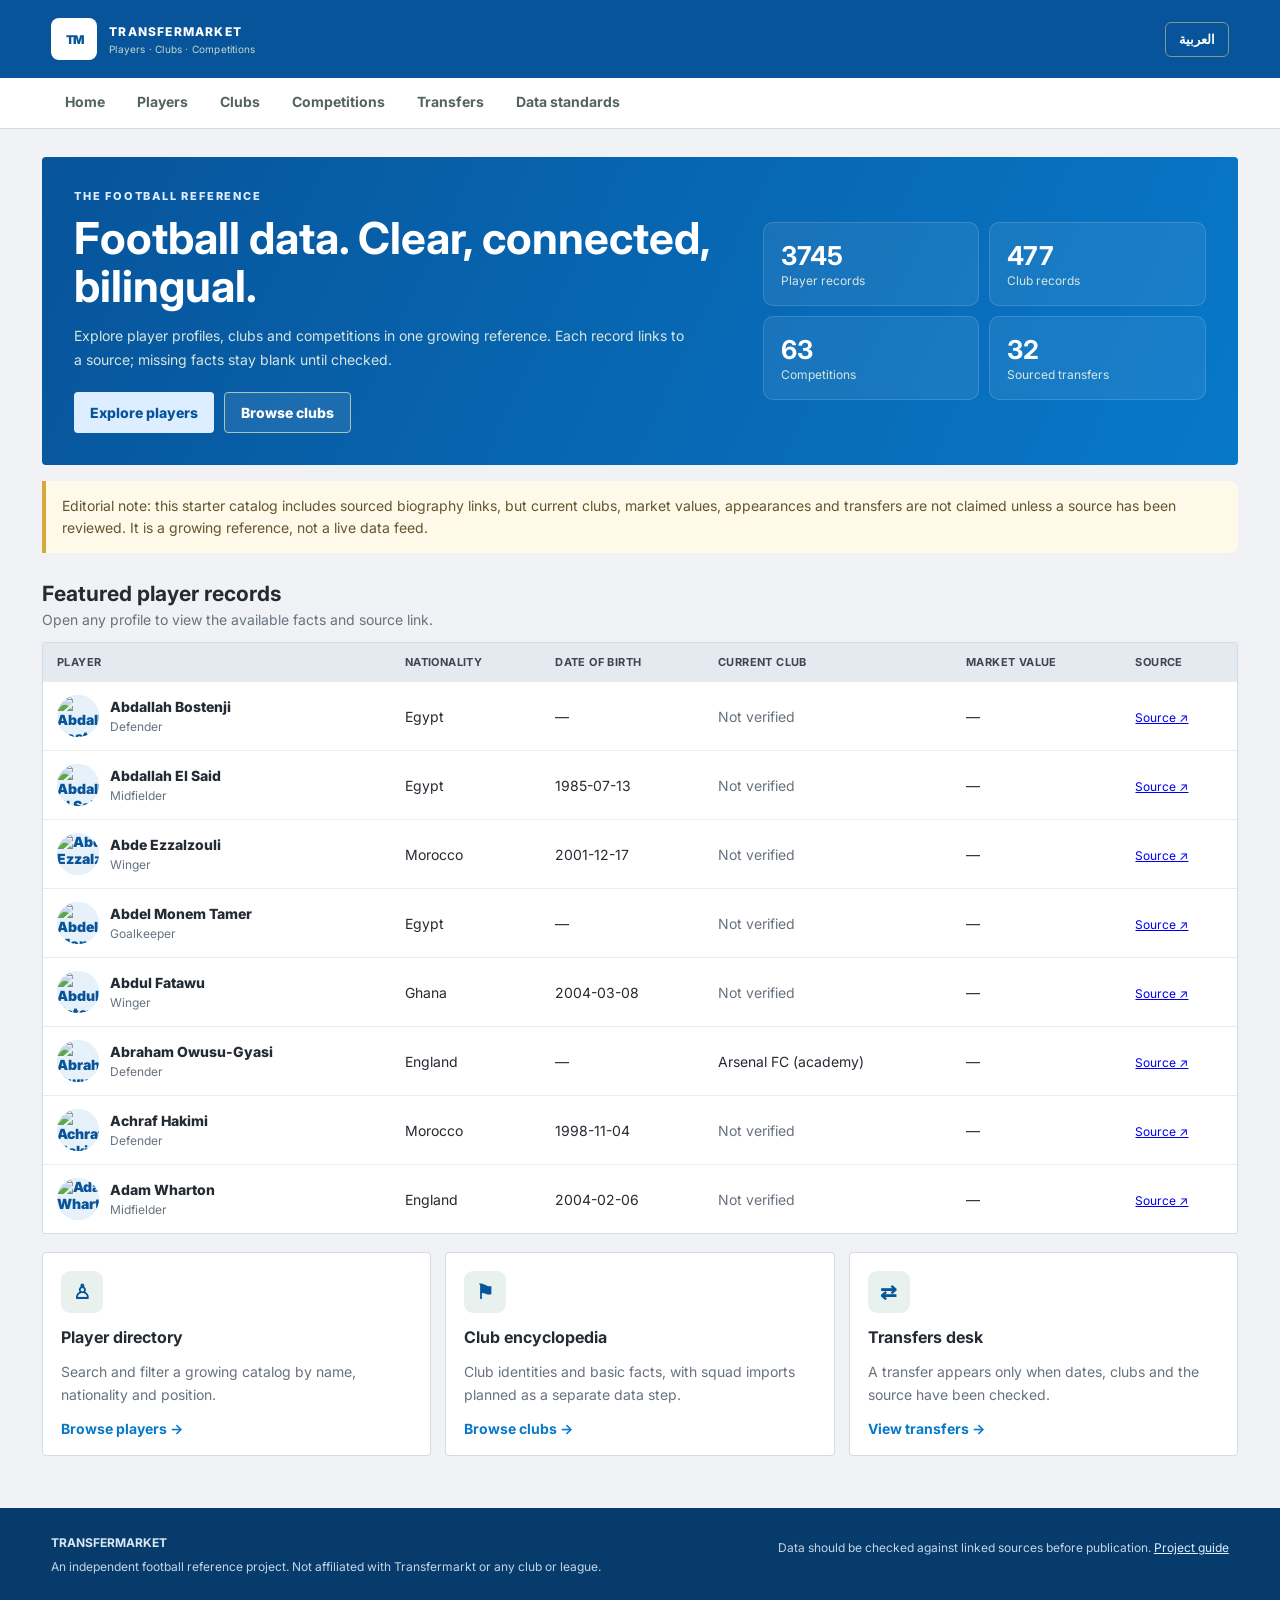
<file: index.html>
<!doctype html><html lang="en"><head><meta name="google-site-verification" content="3MFec4bHhgXoLjgMnSscDFycvP-WJto5fAAOaWMtYmo" /><meta charset="utf-8"><meta name="viewport" content="width=device-width, initial-scale=1"><meta name="description" content="Transfermarket — bilingual football player, club, competition and transfer reference."><meta name="theme-color" content="#0b4f91"><title>Home | Transfermarket</title><link rel="stylesheet" href="assets/css/style.css"></head><body data-page="home"><header class="topbar"><a class="brand" href="index.html"><span class="brand-mark">TM</span><span><b>TRANSFERMARKET</b><small>Players · Clubs · Competitions</small></span></a><button id="lang-toggle" class="lang-btn" type="button">العربية</button></header><nav class="nav"><a href="index.html" data-en="Home" data-ar="الرئيسية">Home</a><a href="players.html" data-en="Players" data-ar="اللاعبون">Players</a><a href="clubs.html" data-en="Clubs" data-ar="الأندية">Clubs</a><a href="competitions.html" data-en="Competitions" data-ar="البطولات">Competitions</a><a href="transfers.html" data-en="Transfers" data-ar="الانتقالات">Transfers</a><a href="sources.html" data-en="Data standards" data-ar="معايير البيانات">Data standards</a></nav><main id="app" class="container"><div class="loading">Loading football data…</div></main><footer><div><strong>TRANSFERMARKET</strong><p data-en="An independent football reference project. Not affiliated with Transfermarkt or any club or league." data-ar="مشروع مستقل للمعلومات الكروية، غير تابع لموقع Transfermarkt أو أي نادٍ أو دوري.">An independent football reference project. Not affiliated with Transfermarkt or any club or league.</p></div><p>Data should be checked against linked sources before publication. <a href="README.md">Project guide</a></p></footer><script src="assets/js/app.js"></script></body></html>
</file>
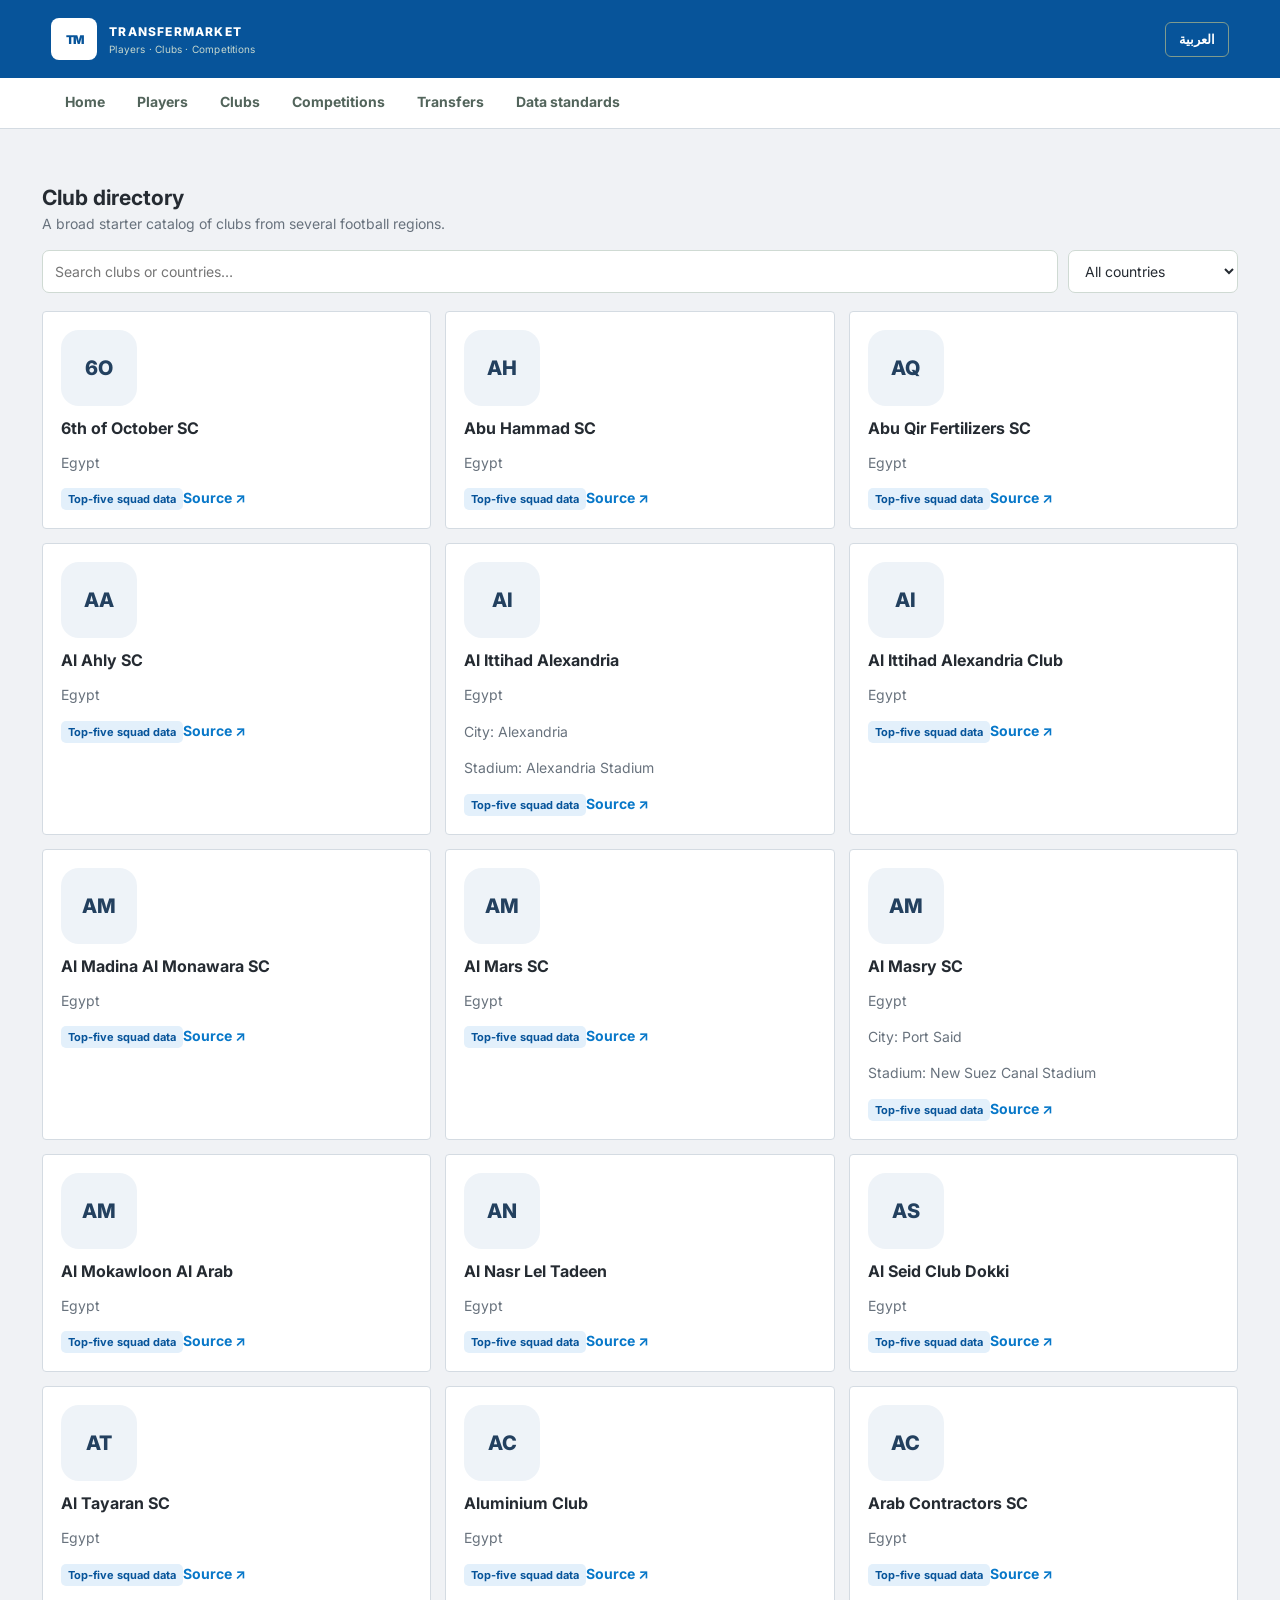
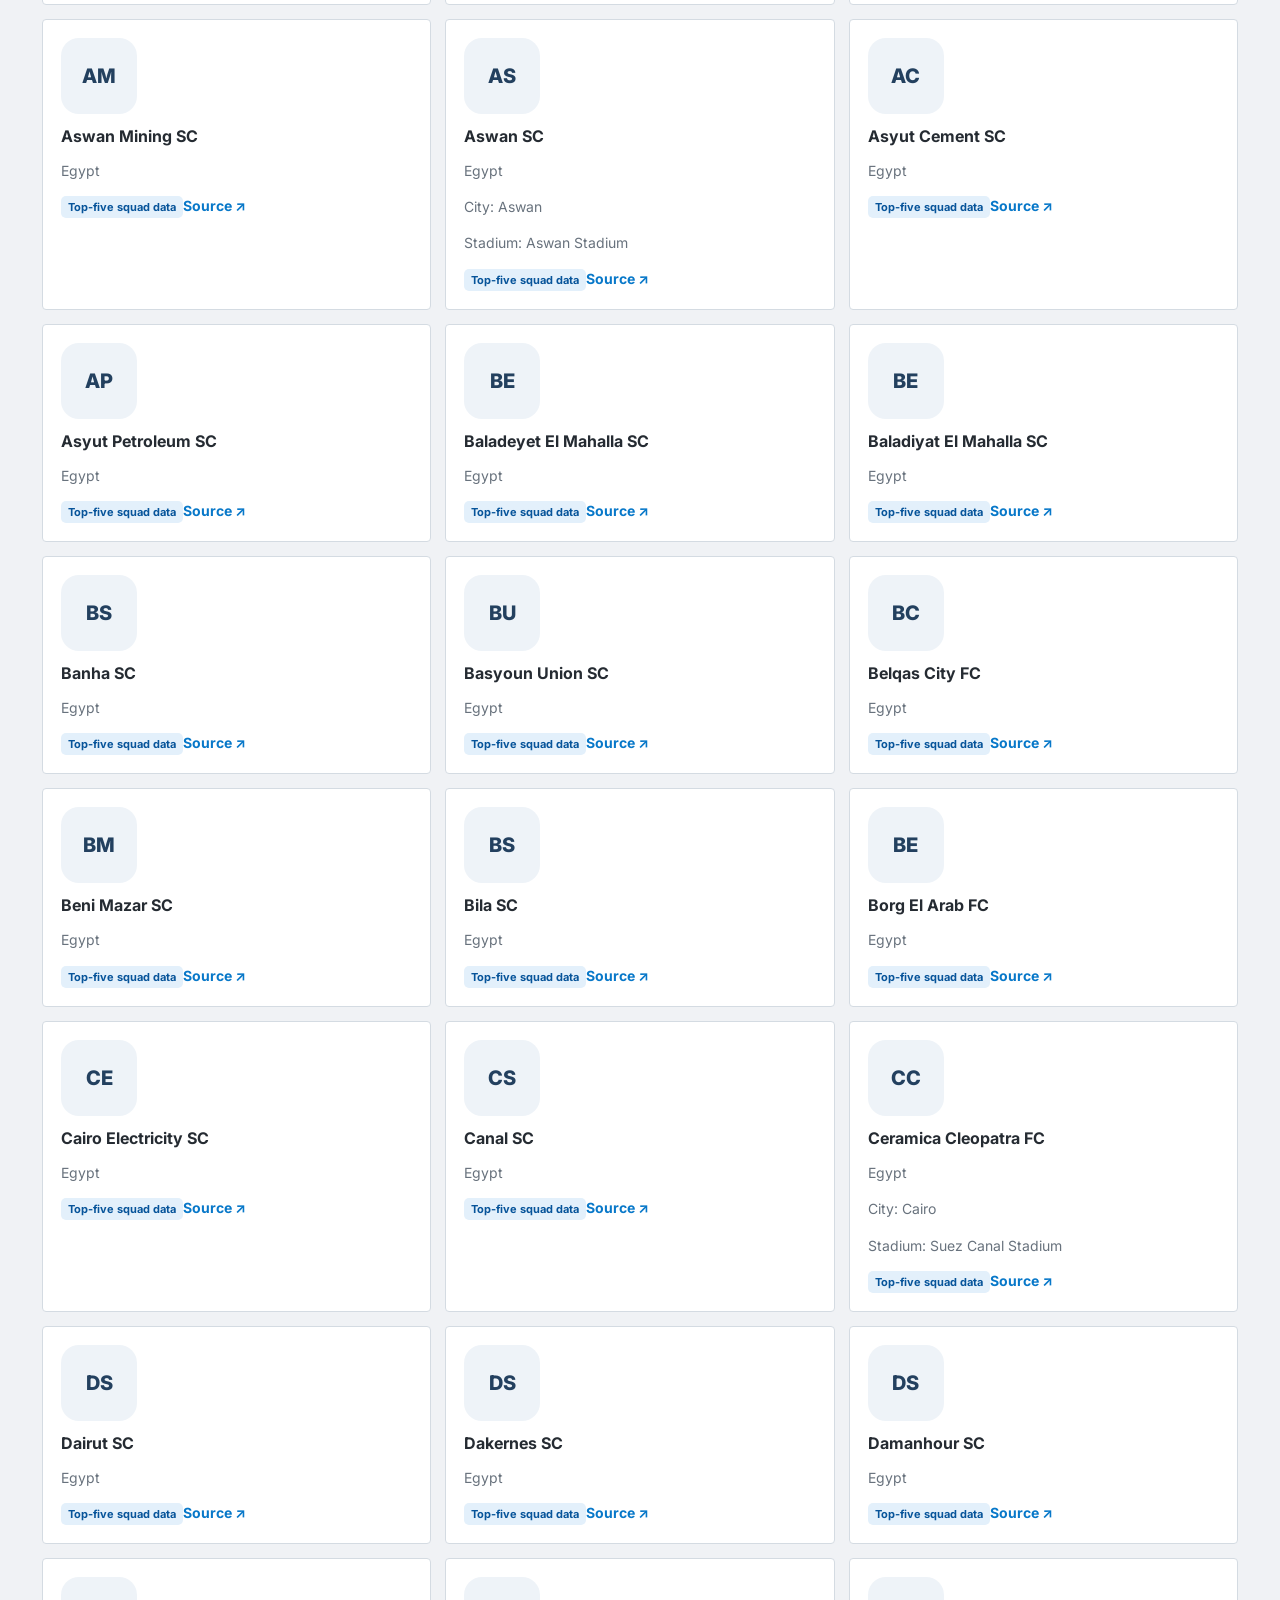
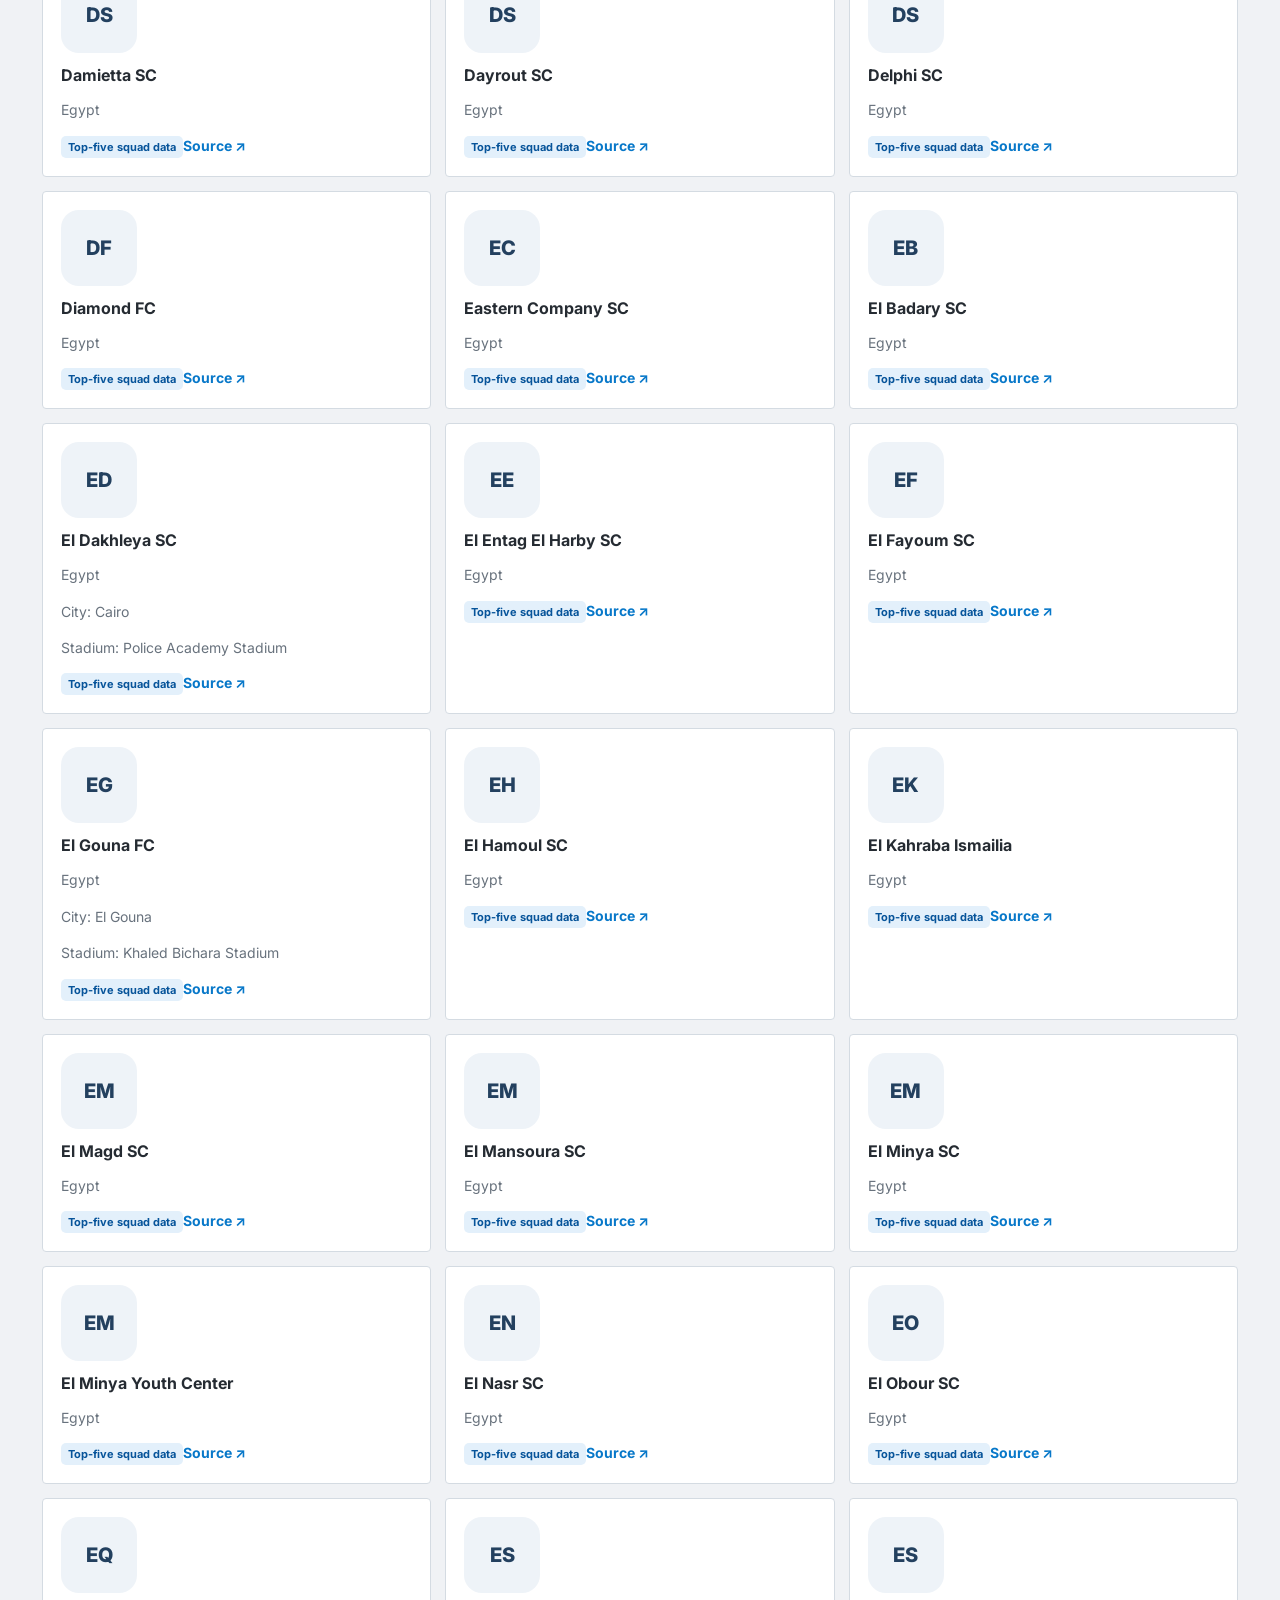
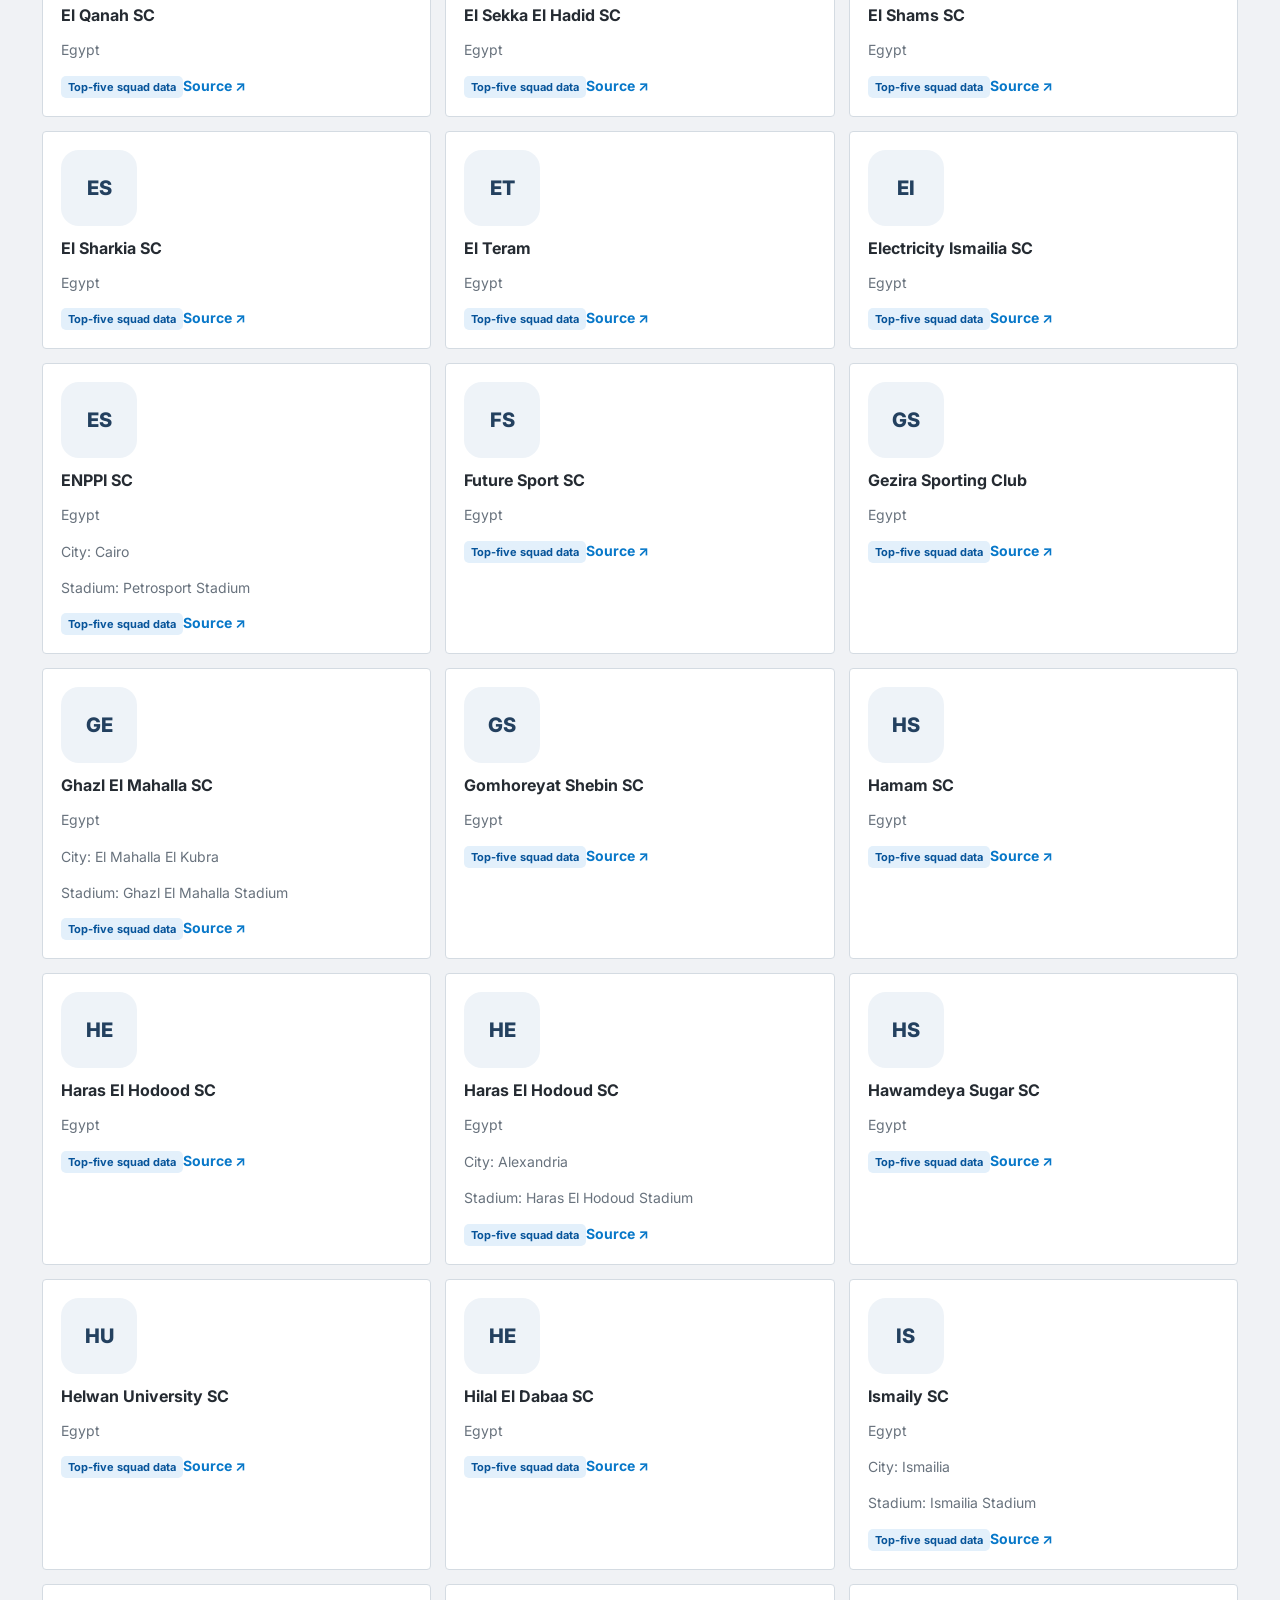
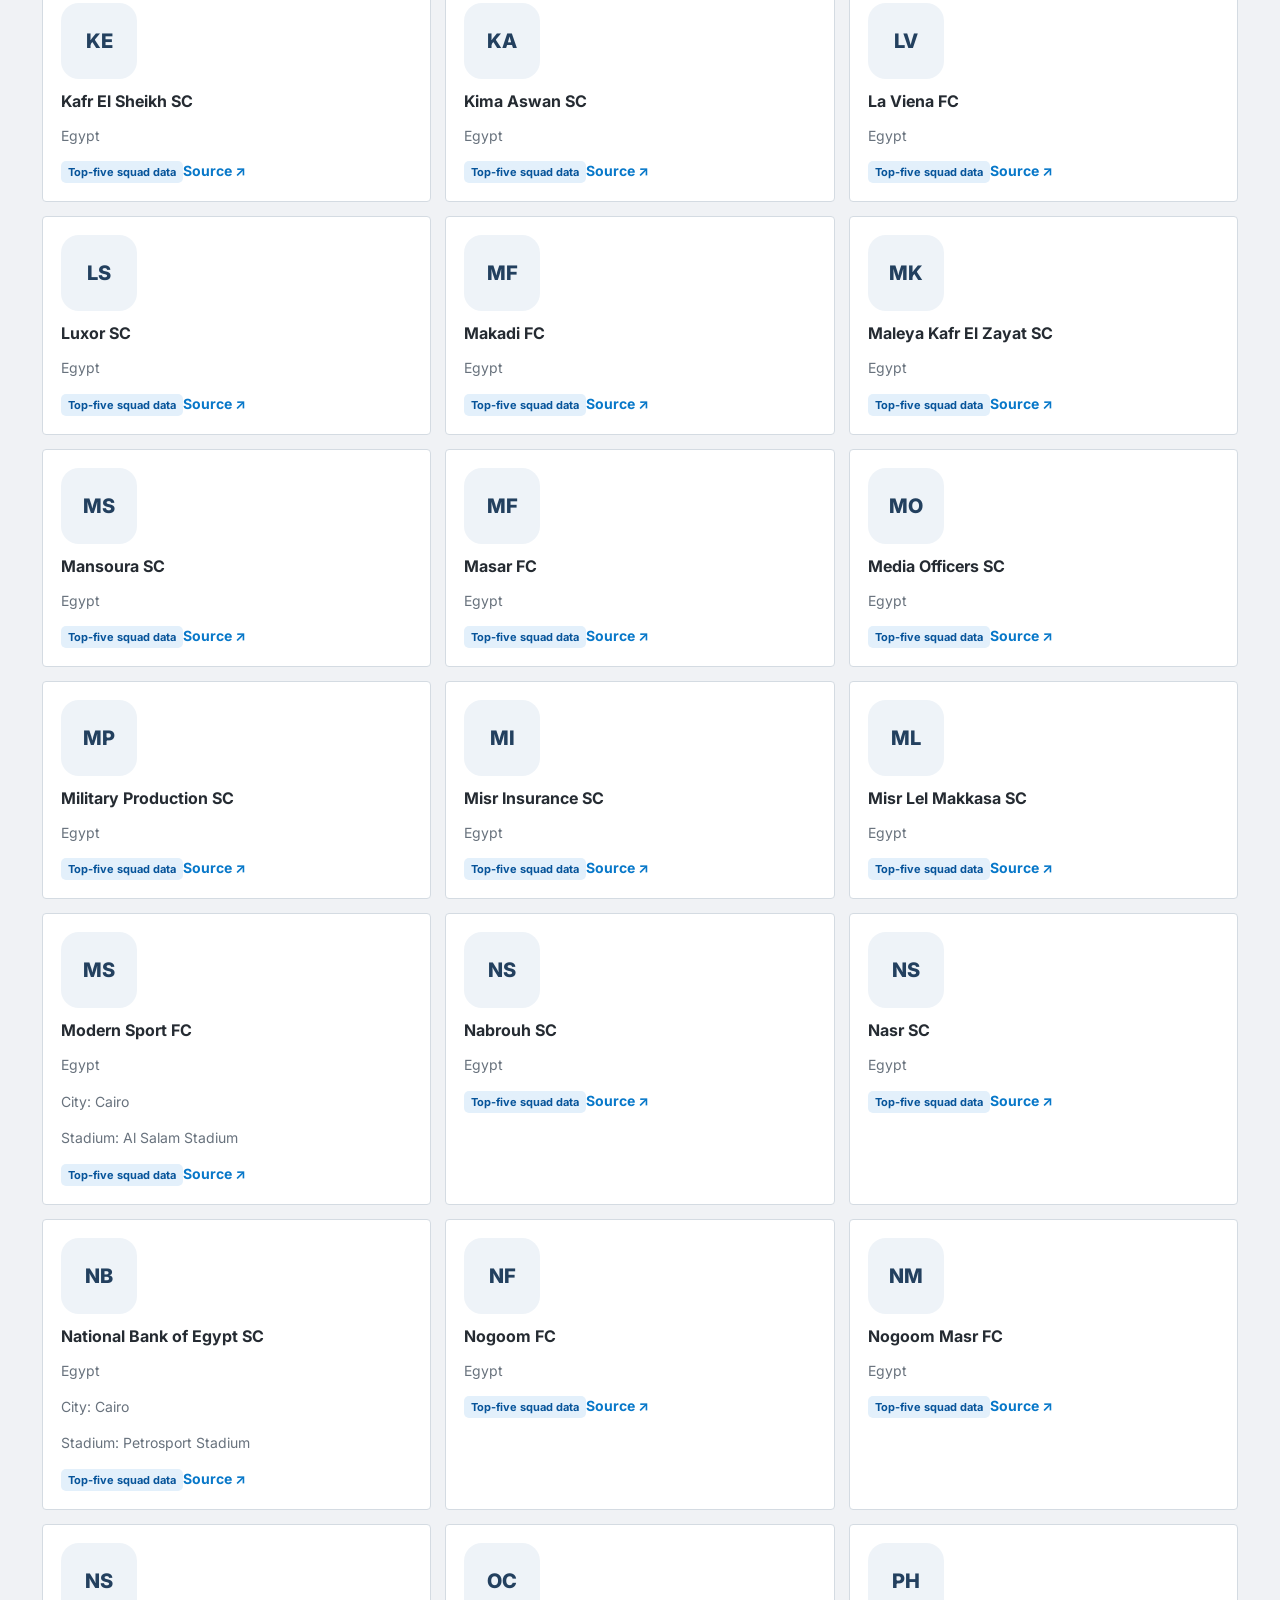
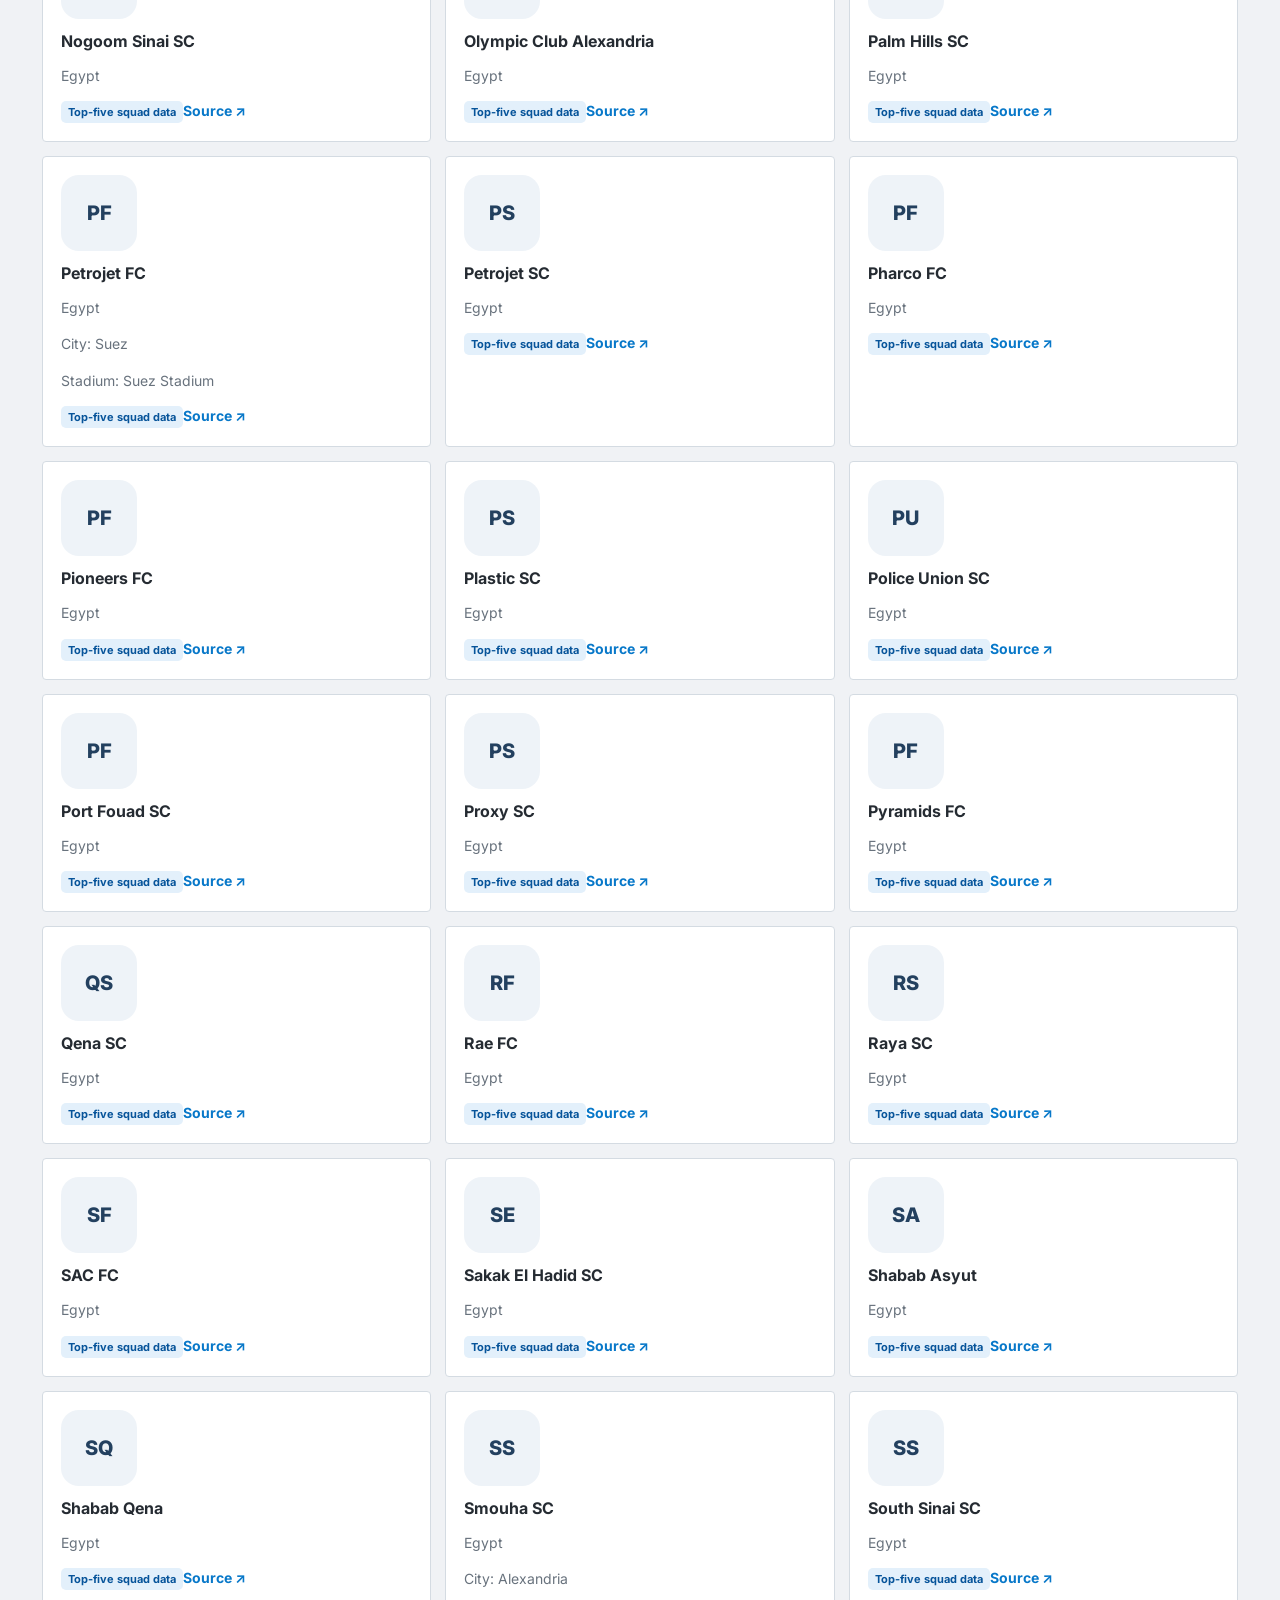
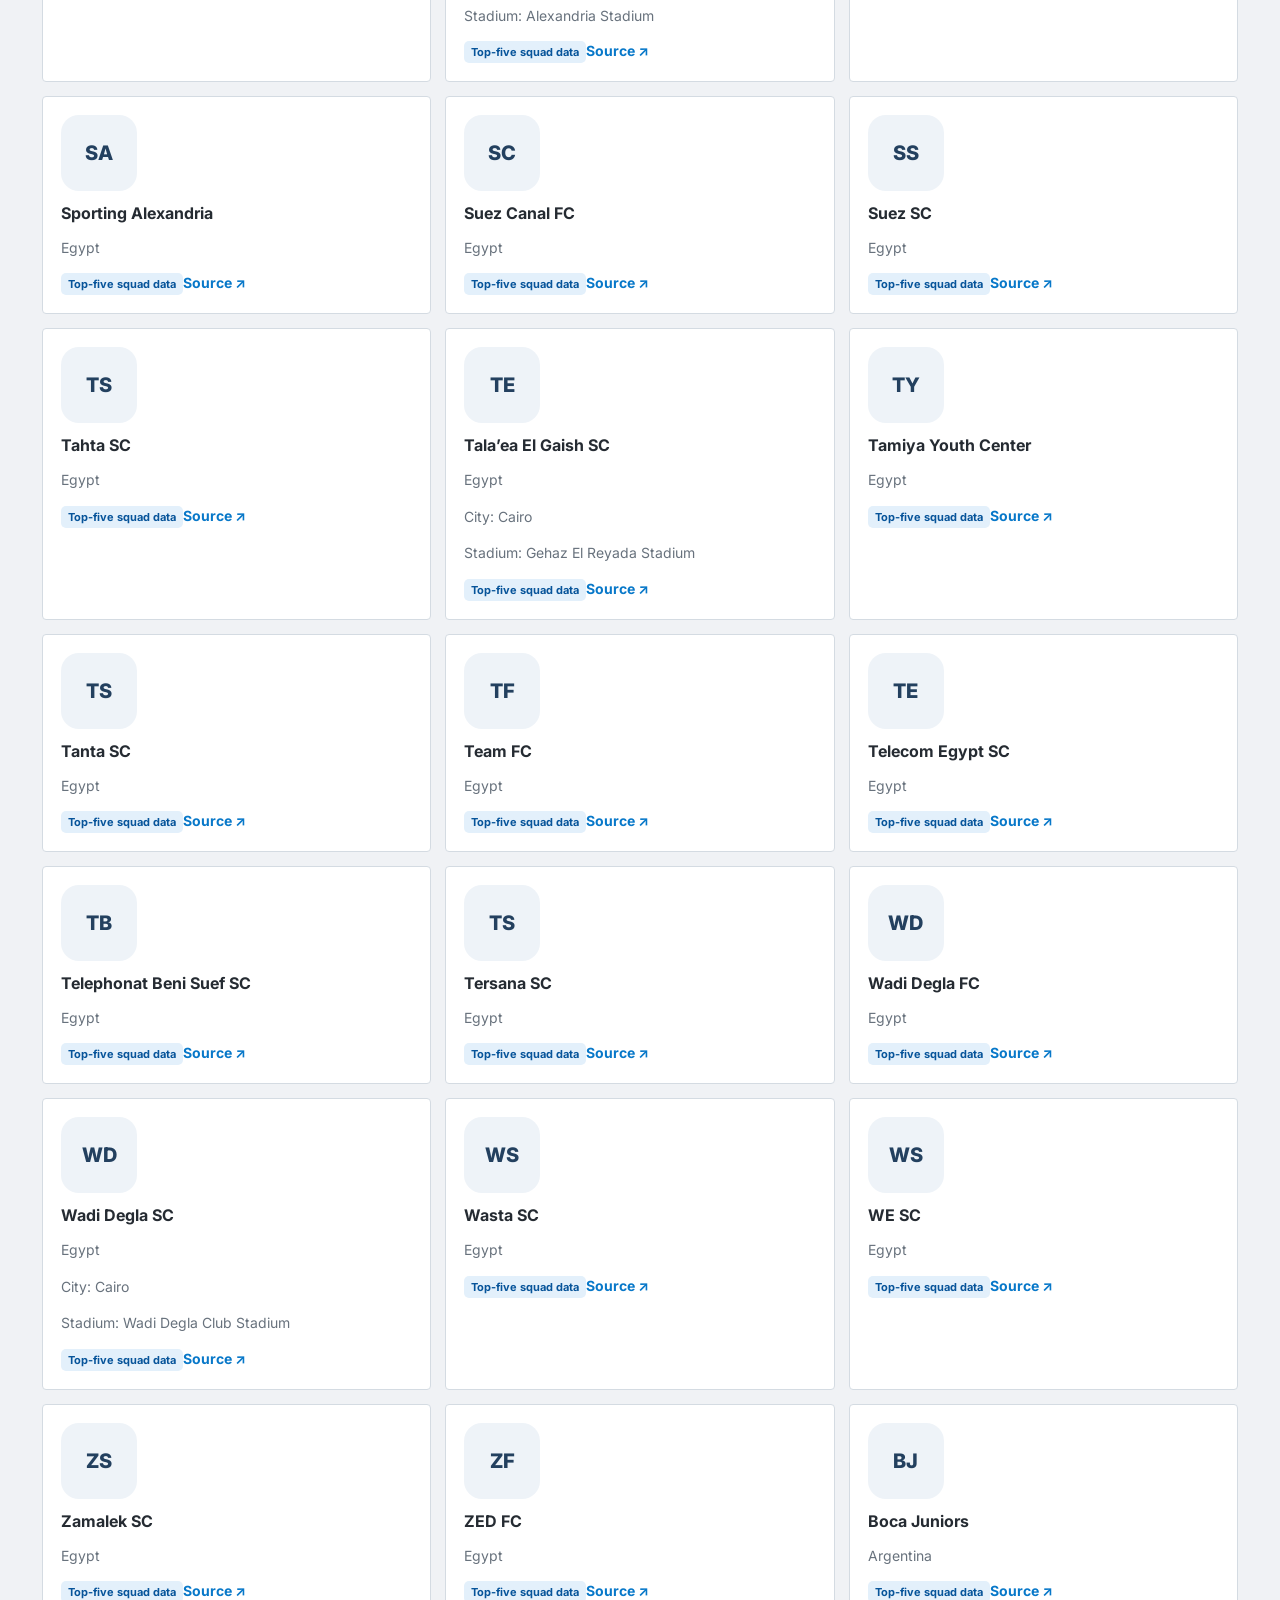
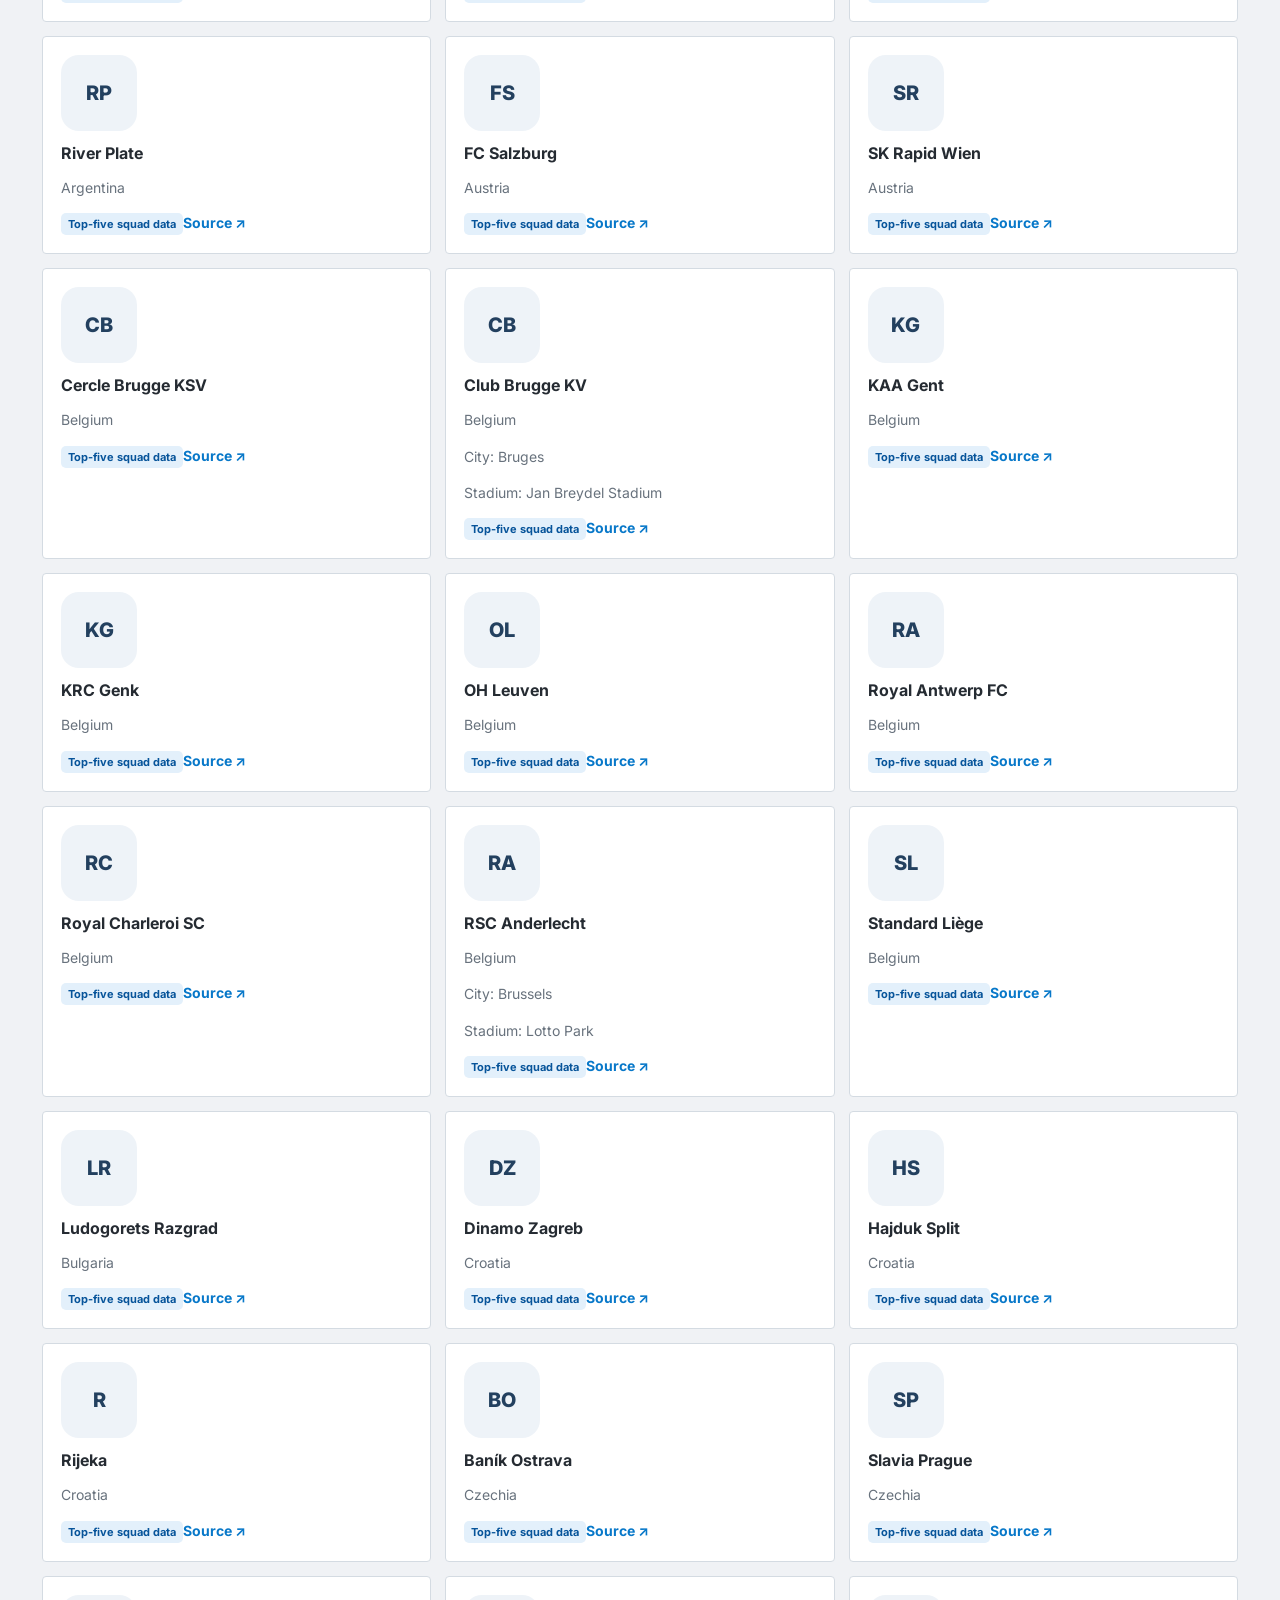
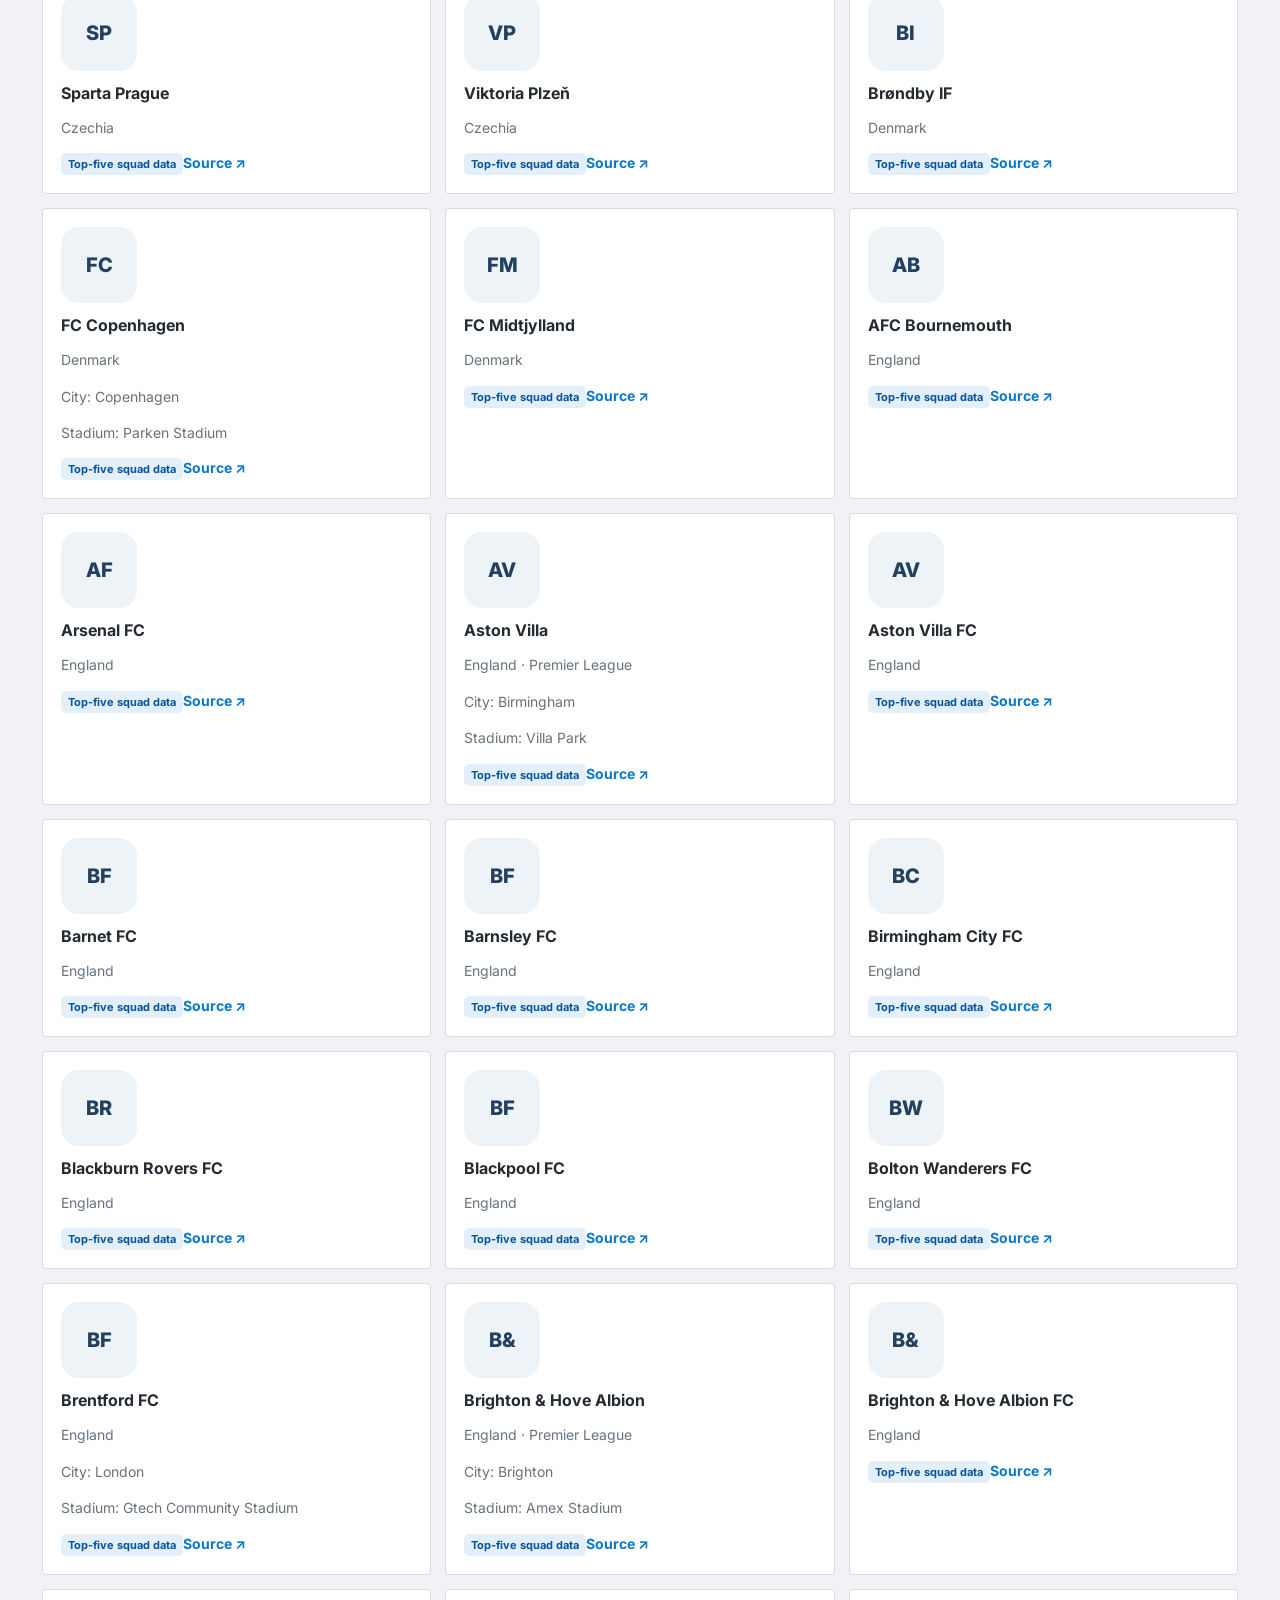
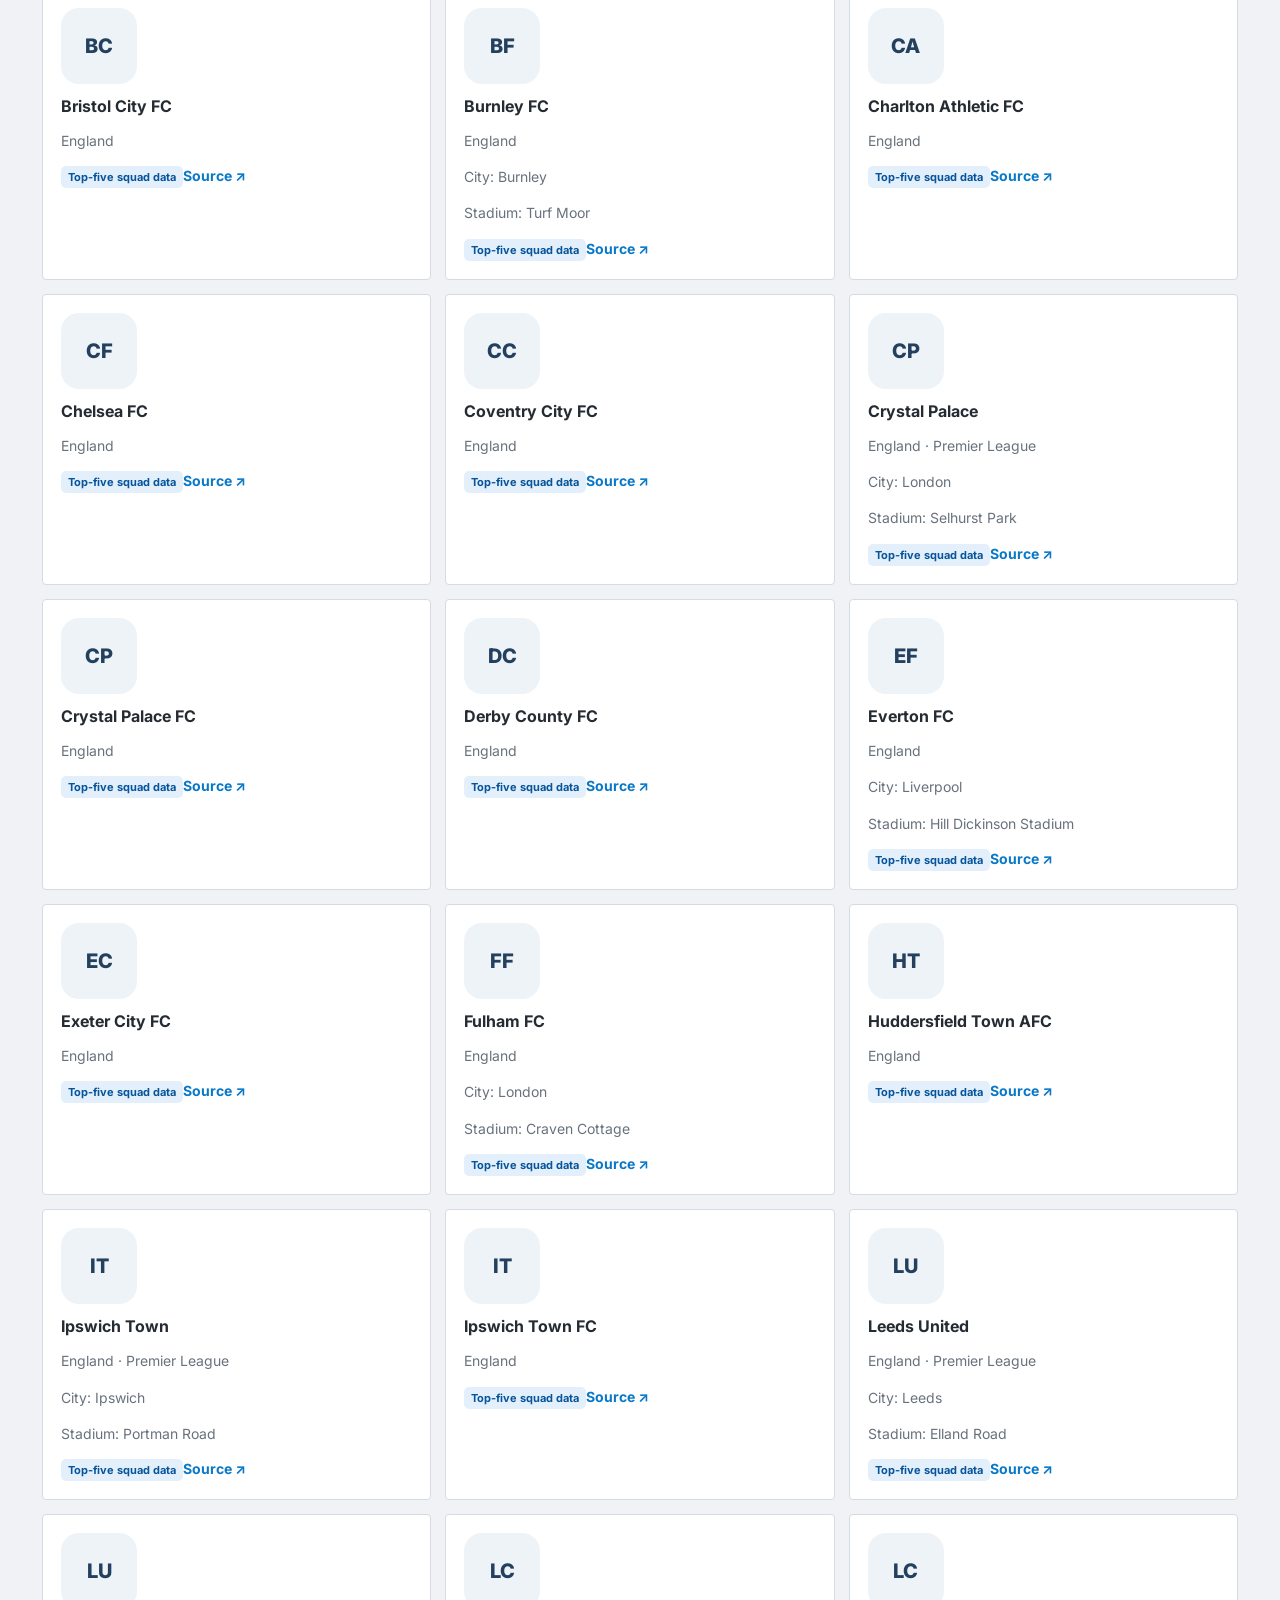
<file: clubs.html>
<!doctype html><html lang="en"><head><meta charset="utf-8"><meta name="viewport" content="width=device-width, initial-scale=1"><meta name="description" content="Transfermarket — bilingual football player, club, competition and transfer reference."><meta name="theme-color" content="#0b4f91"><title>Clubs | Transfermarket</title><link rel="stylesheet" href="assets/css/style.css"></head><body data-page="clubs"><header class="topbar"><a class="brand" href="index.html"><span class="brand-mark">TM</span><span><b>TRANSFERMARKET</b><small>Players · Clubs · Competitions</small></span></a><button id="lang-toggle" class="lang-btn" type="button">العربية</button></header><nav class="nav"><a href="index.html" data-en="Home" data-ar="الرئيسية">Home</a><a href="players.html" data-en="Players" data-ar="اللاعبون">Players</a><a href="clubs.html" data-en="Clubs" data-ar="الأندية">Clubs</a><a href="competitions.html" data-en="Competitions" data-ar="البطولات">Competitions</a><a href="transfers.html" data-en="Transfers" data-ar="الانتقالات">Transfers</a><a href="sources.html" data-en="Data standards" data-ar="معايير البيانات">Data standards</a></nav><main id="app" class="container"><div class="loading">Loading football data…</div></main><footer><div><strong>TRANSFERMARKET</strong><p data-en="An independent football reference project. Not affiliated with Transfermarkt or any club or league." data-ar="مشروع مستقل للمعلومات الكروية، غير تابع لموقع Transfermarkt أو أي نادٍ أو دوري.">An independent football reference project. Not affiliated with Transfermarkt or any club or league.</p></div><p>Data should be checked against linked sources before publication. <a href="README.md">Project guide</a></p></footer><script src="assets/js/app.js"></script></body></html>
</file>
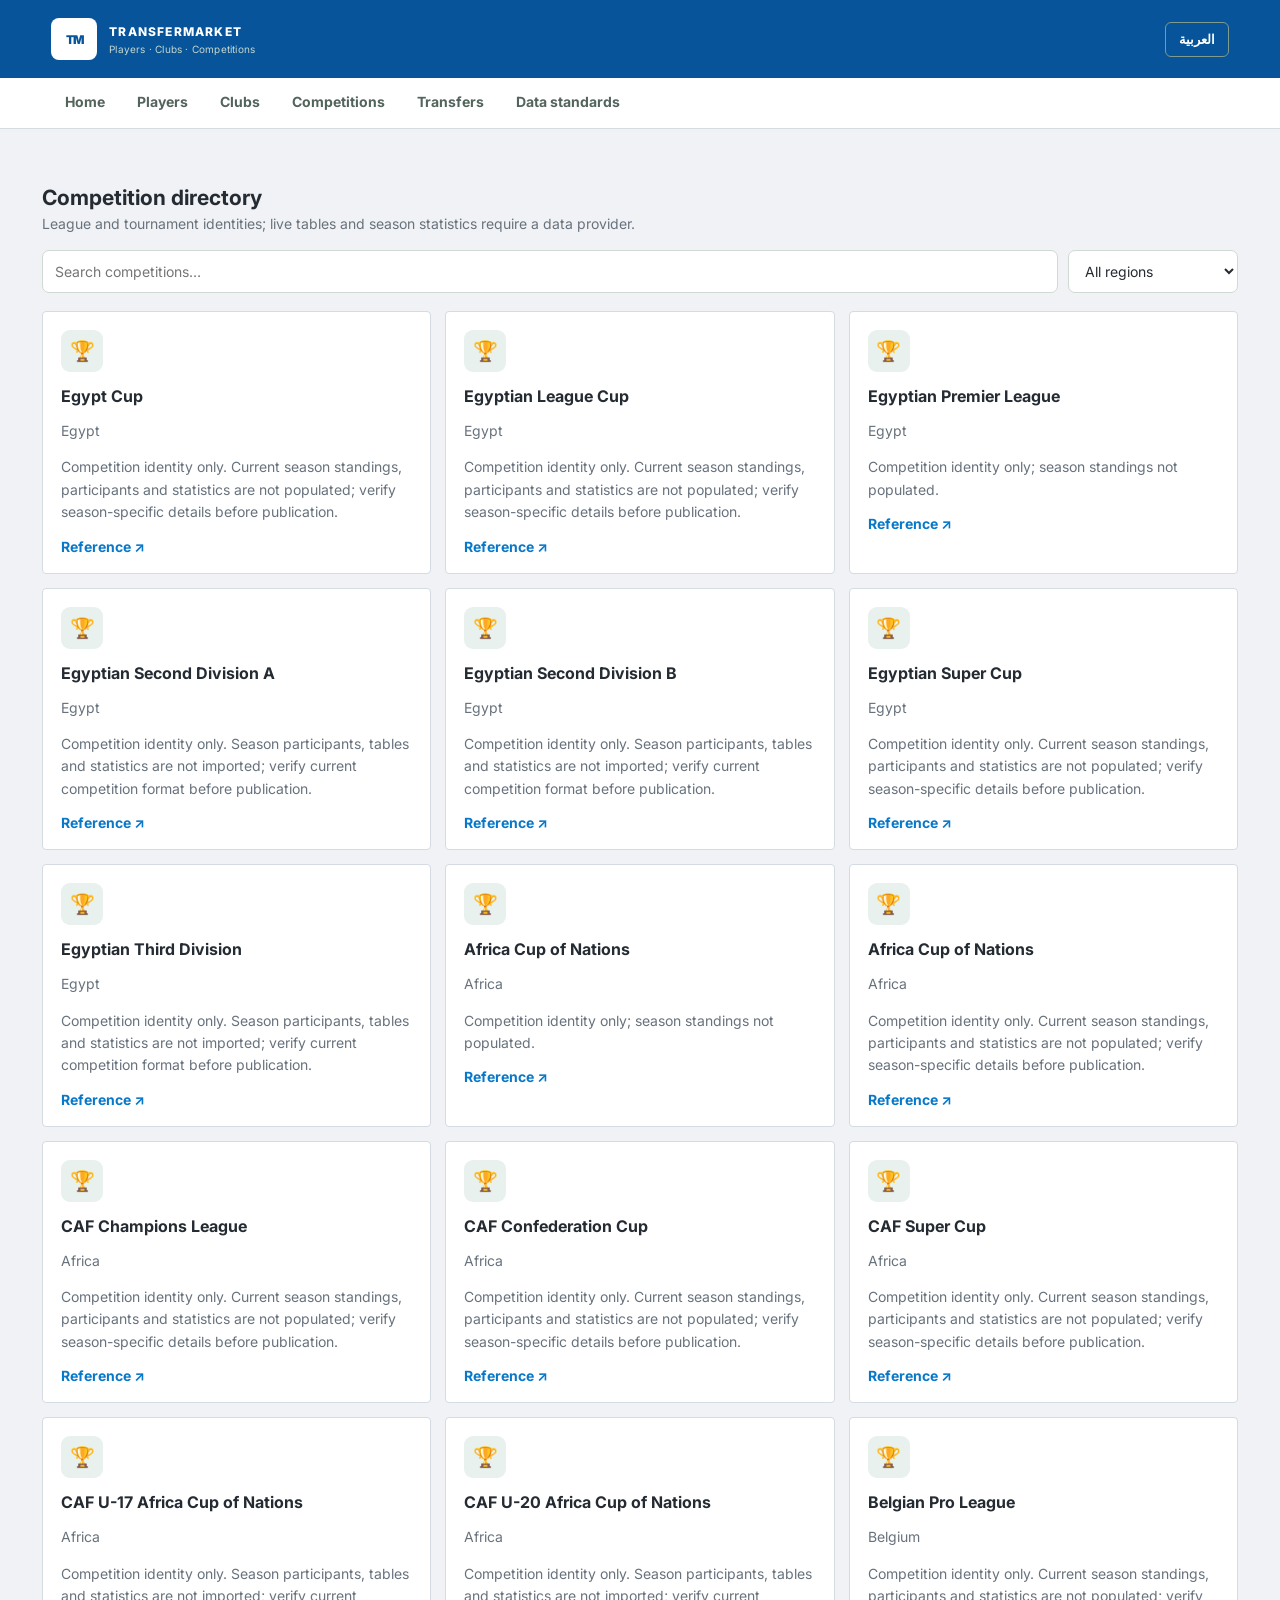
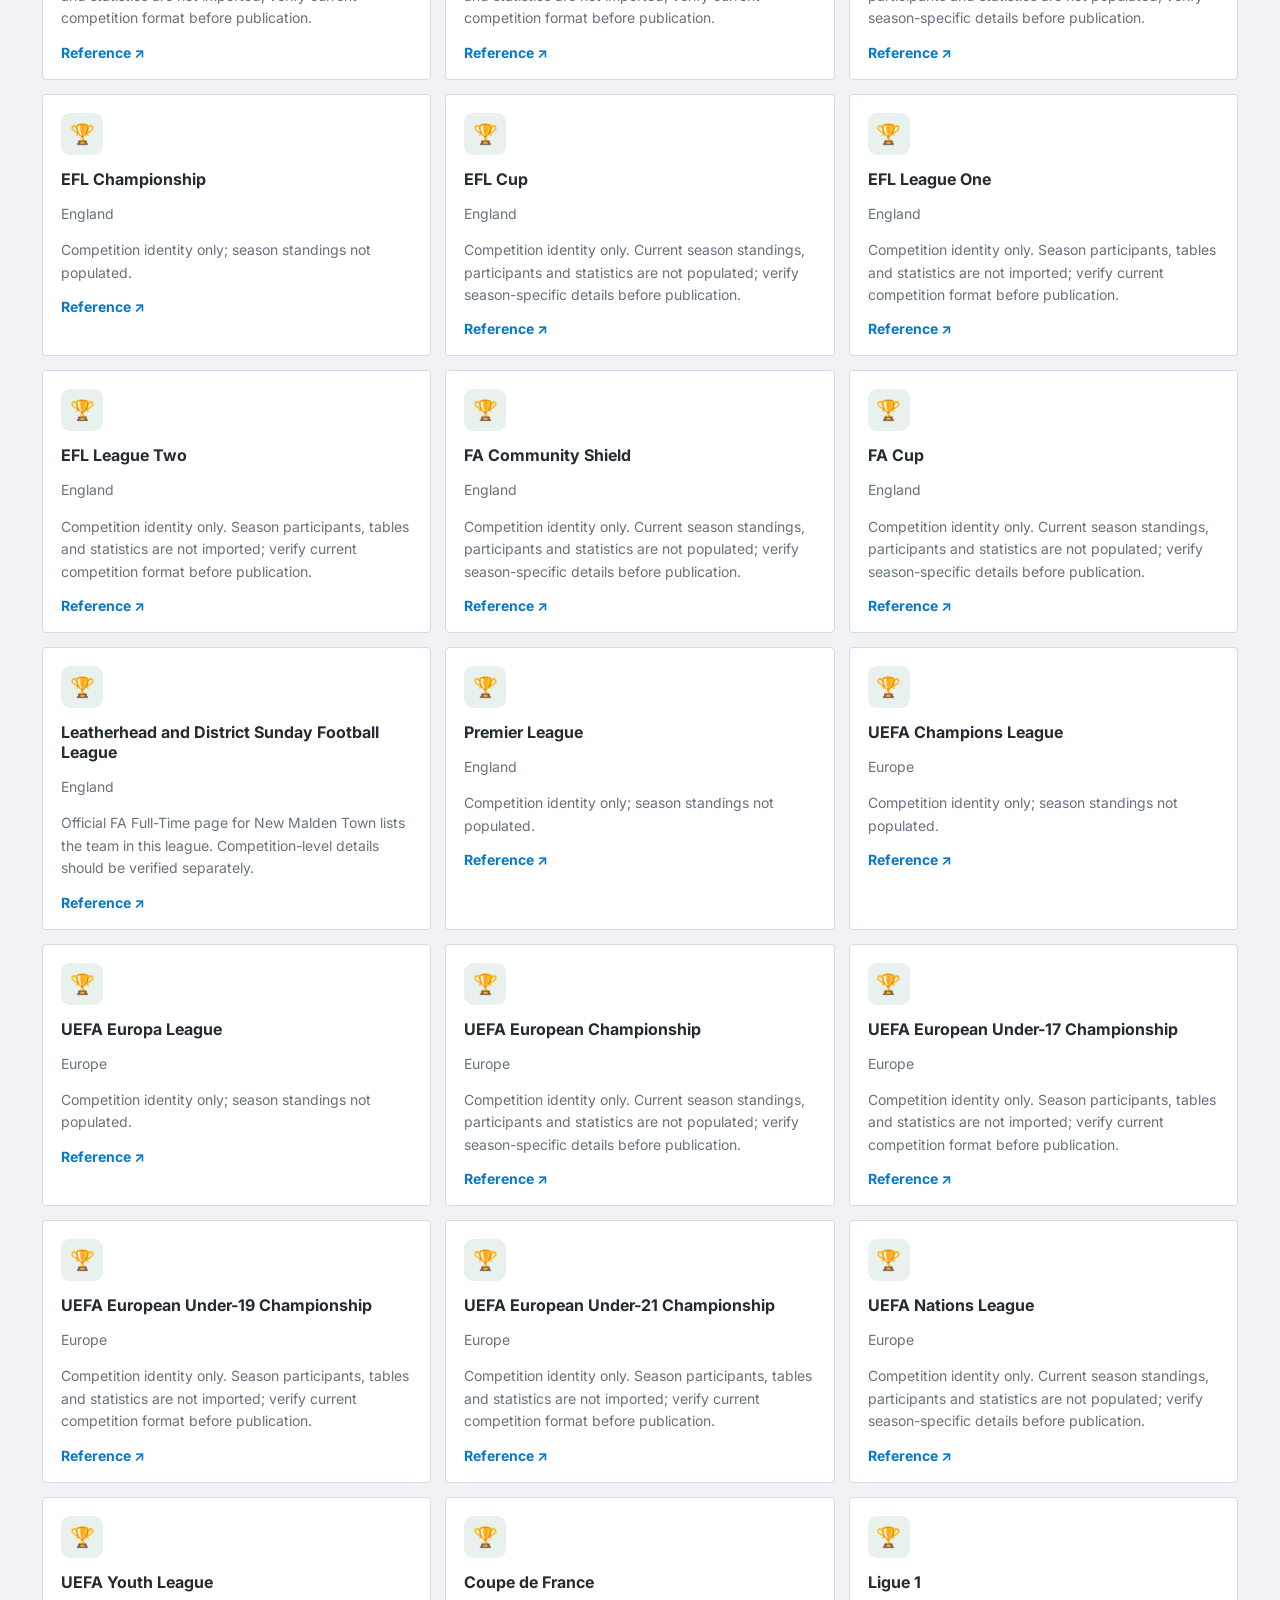
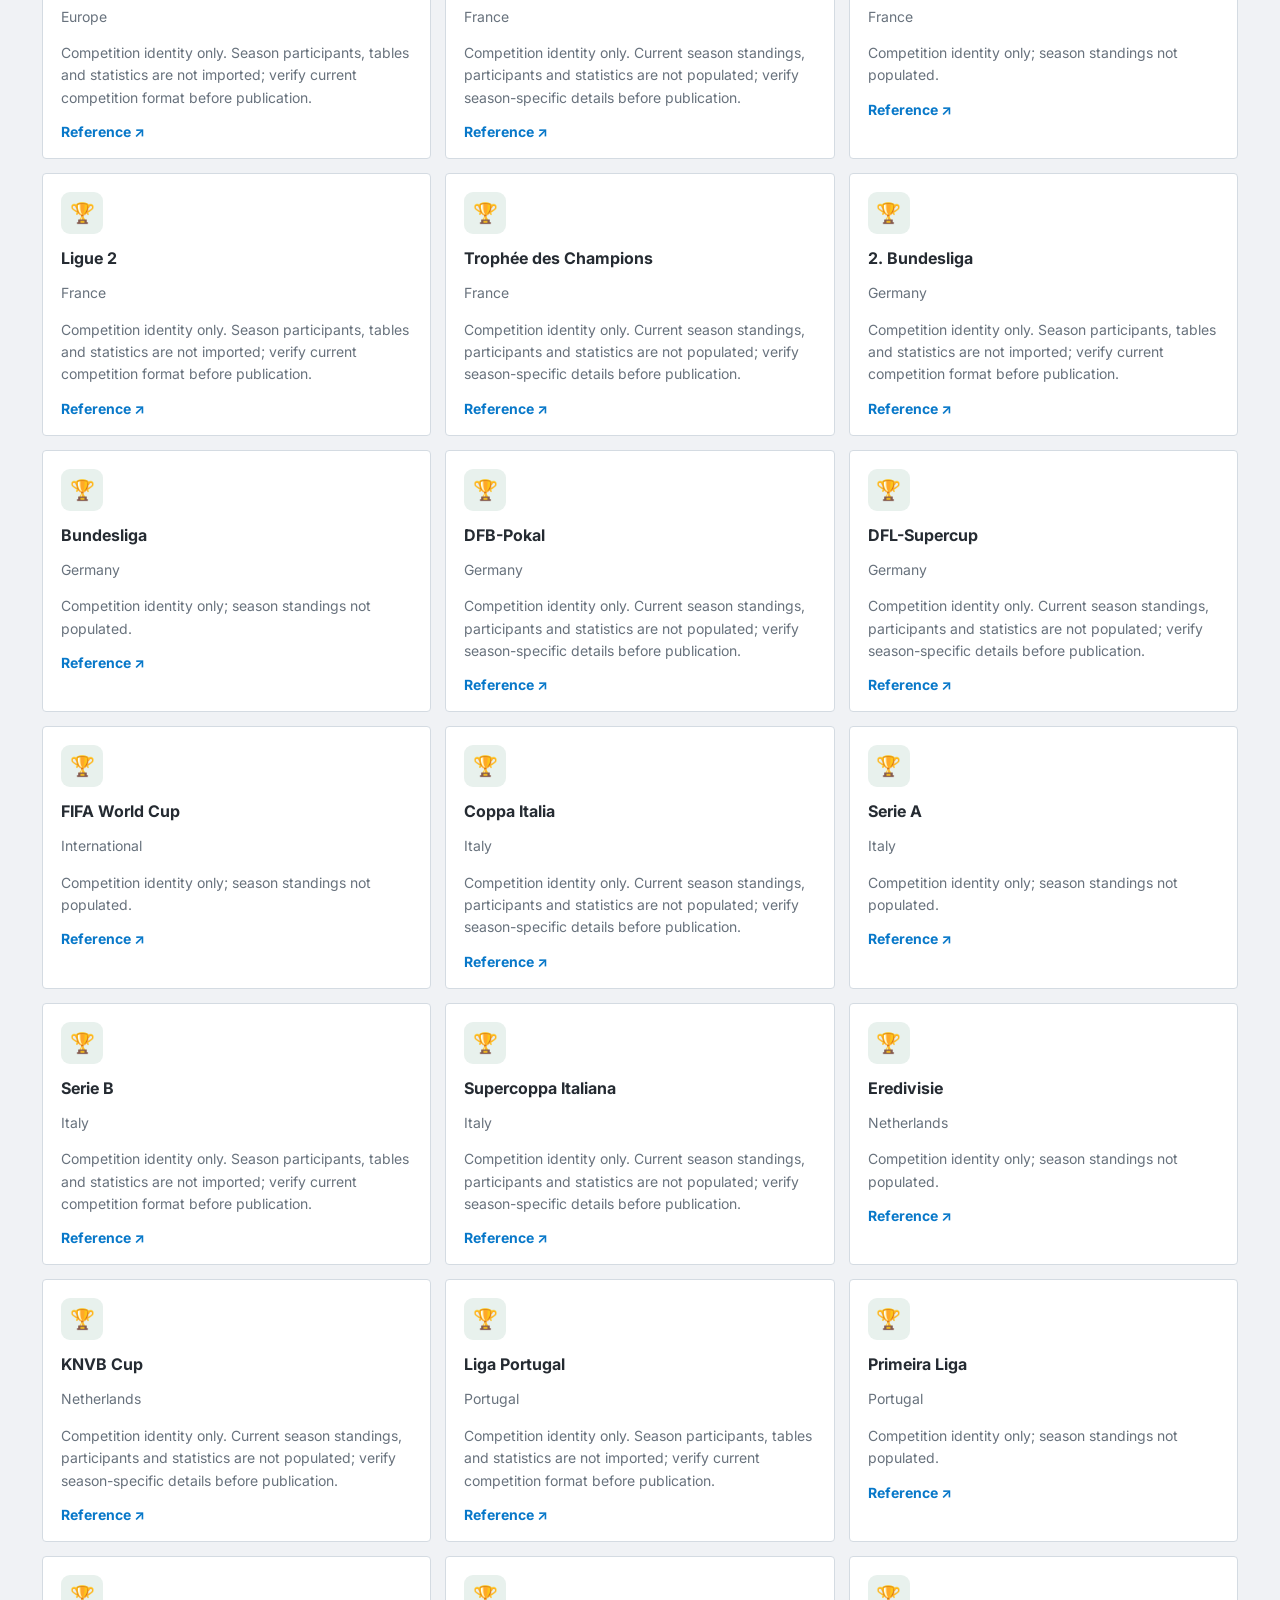
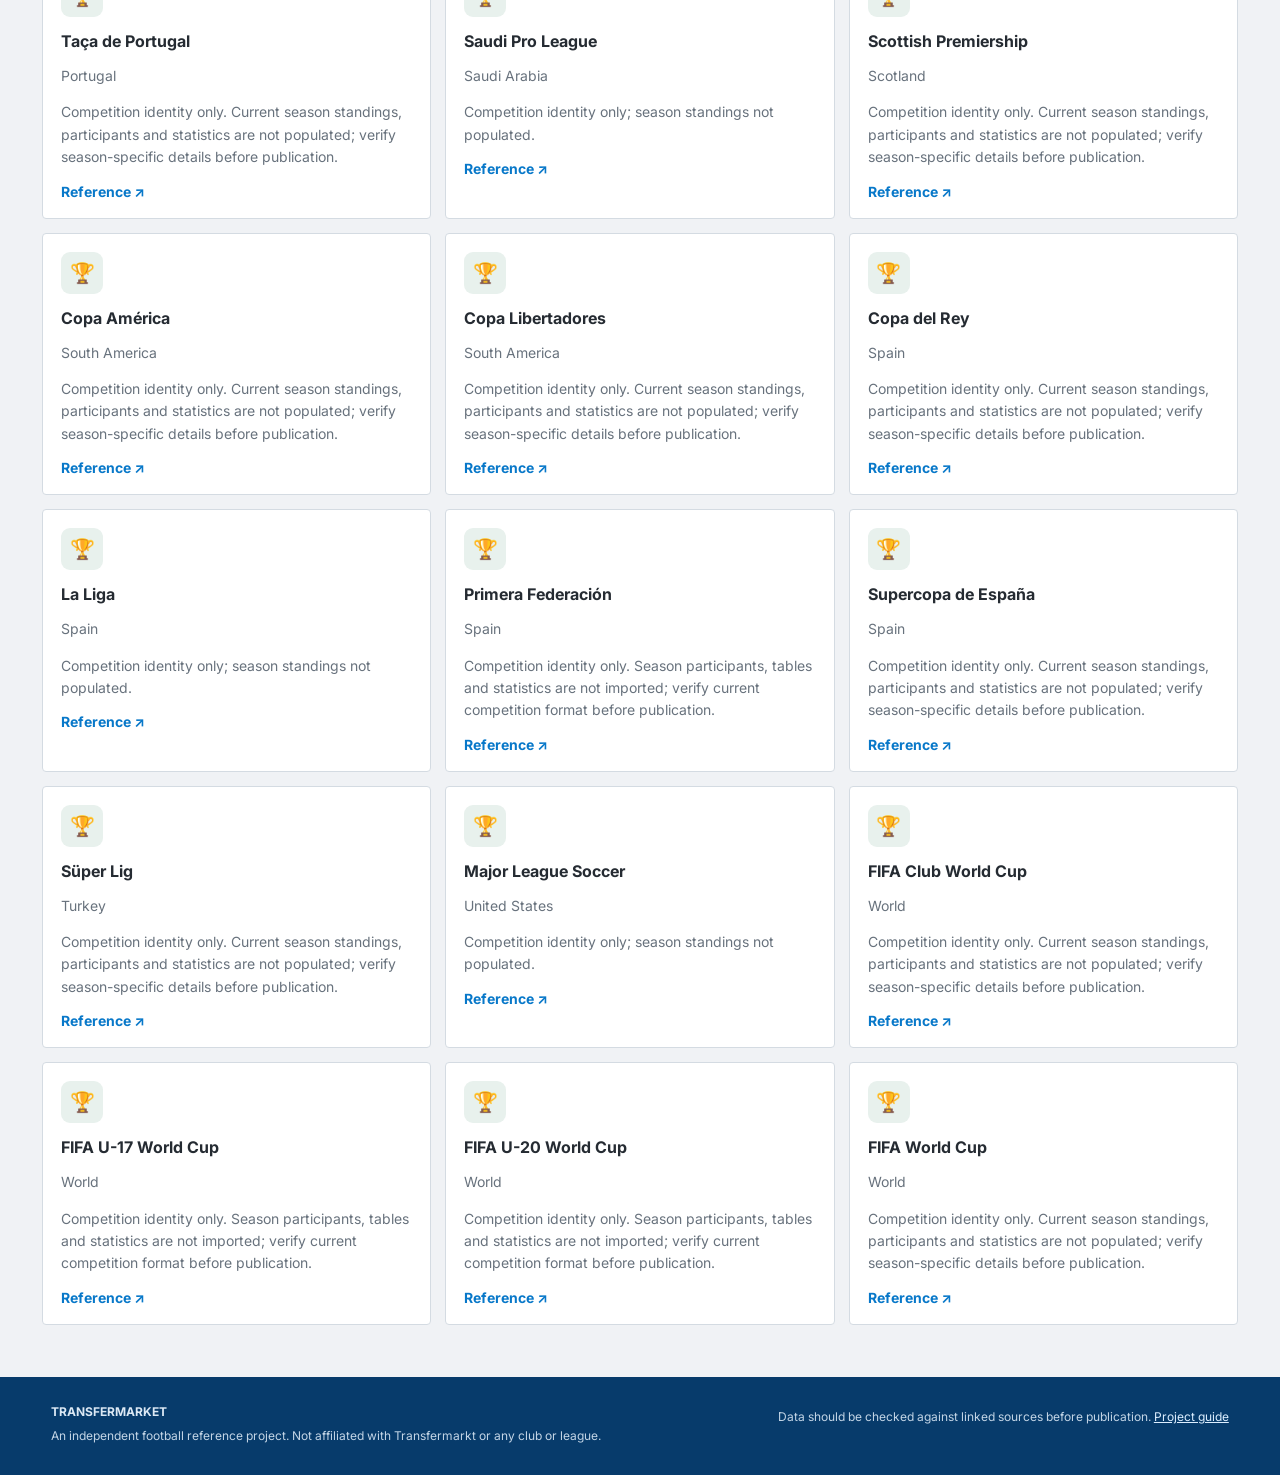
<file: competitions.html>
<!doctype html><html lang="en"><head><meta charset="utf-8"><meta name="viewport" content="width=device-width, initial-scale=1"><meta name="description" content="Transfermarket — bilingual football player, club, competition and transfer reference."><meta name="theme-color" content="#0b4f91"><title>Competitions | Transfermarket</title><link rel="stylesheet" href="assets/css/style.css"></head><body data-page="competitions"><header class="topbar"><a class="brand" href="index.html"><span class="brand-mark">TM</span><span><b>TRANSFERMARKET</b><small>Players · Clubs · Competitions</small></span></a><button id="lang-toggle" class="lang-btn" type="button">العربية</button></header><nav class="nav"><a href="index.html" data-en="Home" data-ar="الرئيسية">Home</a><a href="players.html" data-en="Players" data-ar="اللاعبون">Players</a><a href="clubs.html" data-en="Clubs" data-ar="الأندية">Clubs</a><a href="competitions.html" data-en="Competitions" data-ar="البطولات">Competitions</a><a href="transfers.html" data-en="Transfers" data-ar="الانتقالات">Transfers</a><a href="sources.html" data-en="Data standards" data-ar="معايير البيانات">Data standards</a></nav><main id="app" class="container"><div class="loading">Loading football data…</div></main><footer><div><strong>TRANSFERMARKET</strong><p data-en="An independent football reference project. Not affiliated with Transfermarkt or any club or league." data-ar="مشروع مستقل للمعلومات الكروية، غير تابع لموقع Transfermarkt أو أي نادٍ أو دوري.">An independent football reference project. Not affiliated with Transfermarkt or any club or league.</p></div><p>Data should be checked against linked sources before publication. <a href="README.md">Project guide</a></p></footer><script src="assets/js/app.js"></script></body></html>
</file>
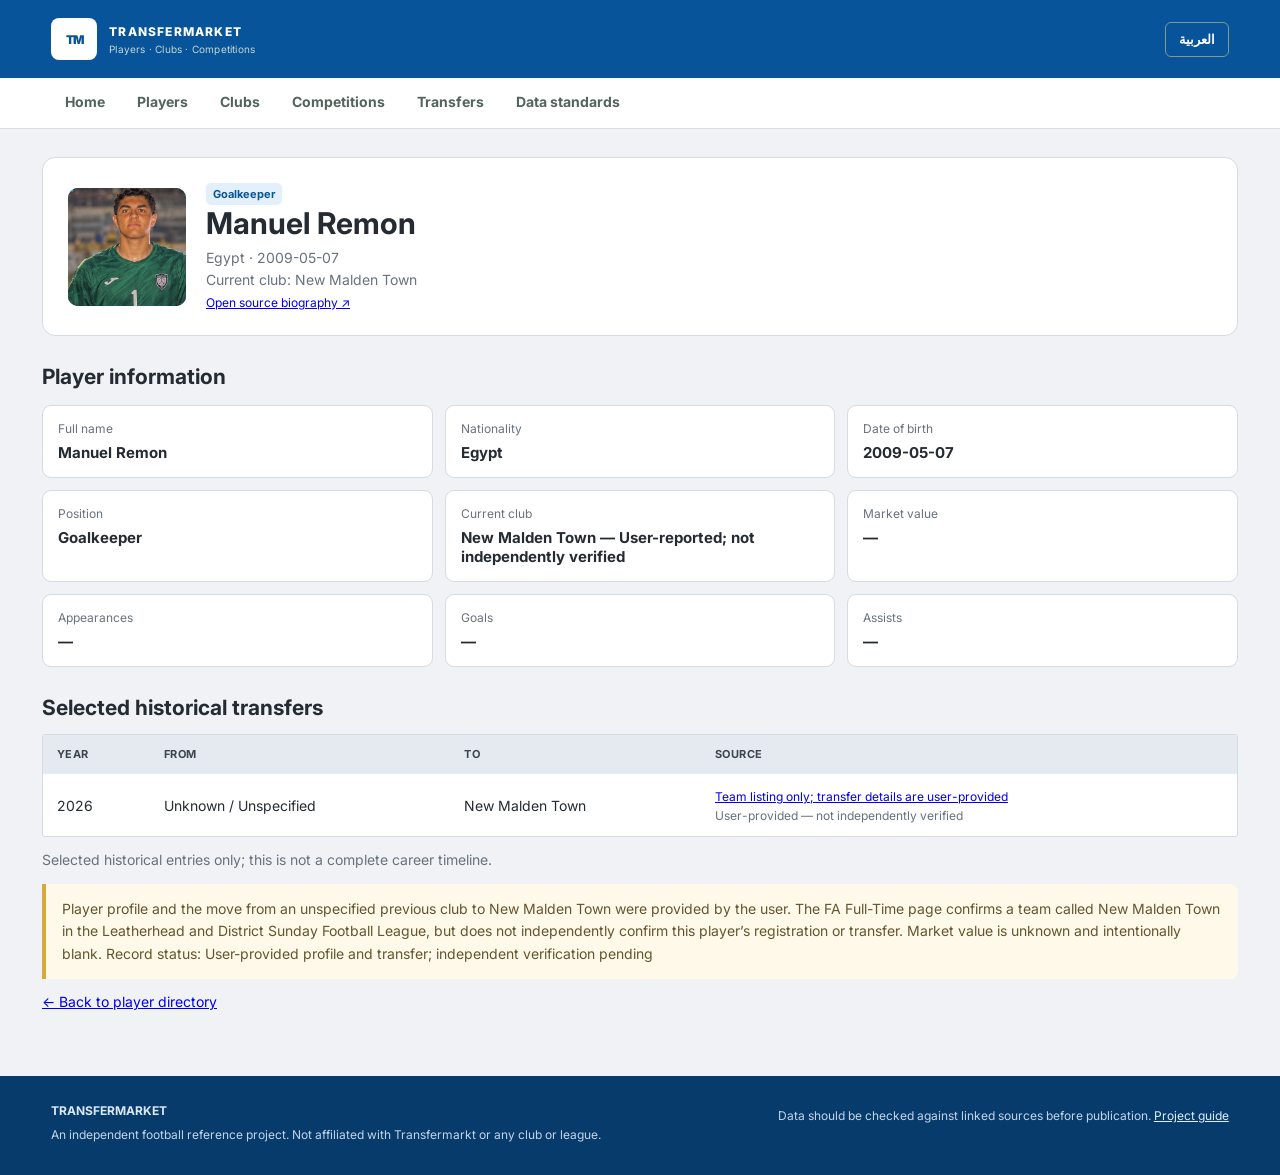
<file: manuel-remon.html>
<!doctype html><html lang="en"><head><meta charset="utf-8"><meta name="viewport" content="width=device-width, initial-scale=1"><meta name="description" content="Manuel Remon (Mano Remon), Egyptian goalkeeper. Player profile, football career references and official social profile on Transfermarket."><meta name="theme-color" content="#0b4f91"><title>Manuel Remon | Egyptian Goalkeeper | Transfermarket</title><link rel="canonical" href="https://footballwiki.github.io/transfermarket/manuel-remon.html"><meta property="og:title" content="Manuel Remon | Egyptian Goalkeeper | Transfermarket"><meta property="og:description" content="Bilingual player profile for Manuel Remon, known as Mano, an Egyptian goalkeeper."><meta property="og:type" content="profile"><meta property="og:image" content="https://footballwiki.github.io/transfermarket/assets/images/manuel-remon-gk.png"><script type="application/ld+json">
{
  "@context": "https://schema.org",
  "@type": "ProfilePage",
  "name": "Manuel Remon — Egyptian Goalkeeper Profile",
  "url": "https://footballwiki.github.io/transfermarket/manuel-remon.html",
  "mainEntity": {
    "@type": "Person",
    "name": "Manuel Remon",
    "alternateName": [
      "Mano Remon",
      "Mano",
      "مانويل ريمون",
      "مانو ريمون"
    ],
    "jobTitle": "Goalkeeper",
    "nationality": {
      "@type": "Country",
      "name": "Egypt"
    },
    "image": {
      "@type": "ImageObject",
      "url": "https://footballwiki.github.io/transfermarket/assets/images/manuel-remon-gk.png",
      "caption": "Manuel Remon (Mano Remon), Egyptian football goalkeeper"
    },
    "sameAs": [
      "https://www.instagram.com/manuel.remon.1/",
      "https://footballwiki.github.io/manuel-remon/",
      "https://wikipedia1.neocities.org/"
    ]
  }
}
</script><link rel="stylesheet" href="assets/css/style.css"></head><body data-page="player" data-profile-id="manuel-remon"><header class="topbar"><a class="brand" href="index.html"><span class="brand-mark">TM</span><span><b>TRANSFERMARKET</b><small>Players · Clubs · Competitions</small></span></a><button id="lang-toggle" class="lang-btn" type="button">العربية</button></header><nav class="nav"><a href="index.html" data-en="Home" data-ar="الرئيسية">Home</a><a href="players.html" data-en="Players" data-ar="اللاعبون">Players</a><a href="clubs.html" data-en="Clubs" data-ar="الأندية">Clubs</a><a href="competitions.html" data-en="Competitions" data-ar="البطولات">Competitions</a><a href="transfers.html" data-en="Transfers" data-ar="الانتقالات">Transfers</a><a href="sources.html" data-en="Data standards" data-ar="معايير البيانات">Data standards</a></nav><main id="app" class="container"><div class="loading">Loading football data…</div></main><footer><div><strong>TRANSFERMARKET</strong><p data-en="An independent football reference project. Not affiliated with Transfermarkt or any club or league." data-ar="مشروع مستقل للمعلومات الكروية، غير تابع لموقع Transfermarkt أو أي نادٍ أو دوري.">An independent football reference project. Not affiliated with Transfermarkt or any club or league.</p></div><p>Data should be checked against linked sources before publication. <a href="README.md">Project guide</a></p></footer><script src="assets/js/app.js"></script></body></html>
</file>
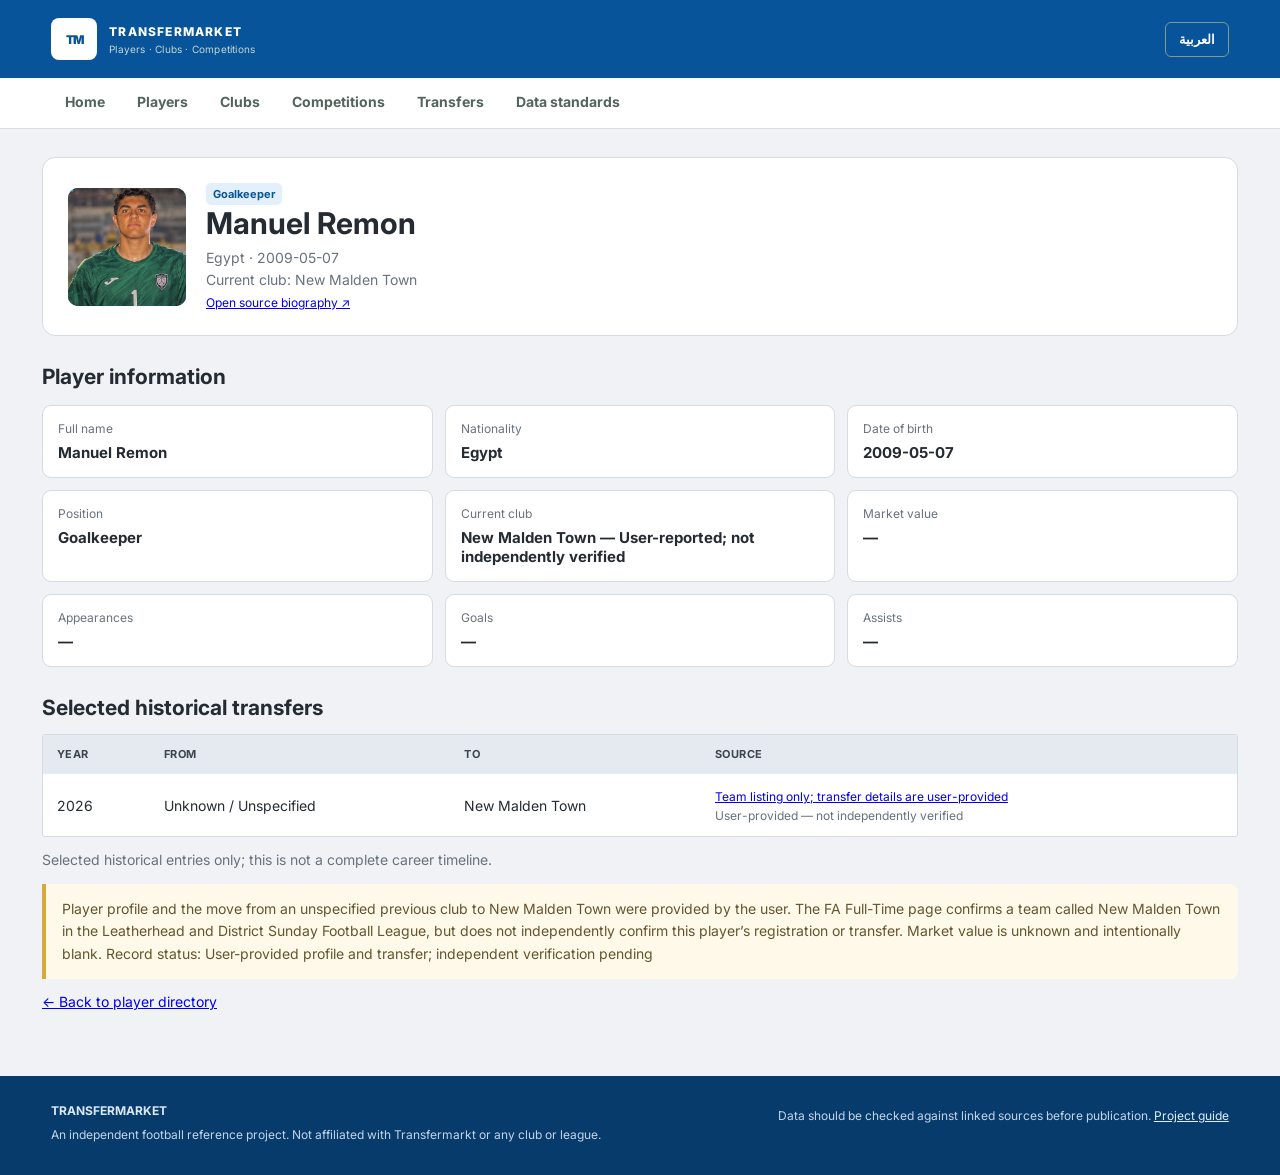
<file: player.html>
<!doctype html><html lang="en"><head><meta charset="utf-8"><meta name="viewport" content="width=device-width, initial-scale=1"><meta name="description" content="Transfermarket — bilingual football player, club, competition and transfer reference."><meta name="theme-color" content="#0b4f91"><title>Player profile | Transfermarket</title><link rel="stylesheet" href="assets/css/style.css"></head><body data-page="player"><header class="topbar"><a class="brand" href="index.html"><span class="brand-mark">TM</span><span><b>TRANSFERMARKET</b><small>Players · Clubs · Competitions</small></span></a><button id="lang-toggle" class="lang-btn" type="button">العربية</button></header><nav class="nav"><a href="index.html" data-en="Home" data-ar="الرئيسية">Home</a><a href="players.html" data-en="Players" data-ar="اللاعبون">Players</a><a href="clubs.html" data-en="Clubs" data-ar="الأندية">Clubs</a><a href="competitions.html" data-en="Competitions" data-ar="البطولات">Competitions</a><a href="transfers.html" data-en="Transfers" data-ar="الانتقالات">Transfers</a><a href="sources.html" data-en="Data standards" data-ar="معايير البيانات">Data standards</a></nav><main id="app" class="container"><div class="loading">Loading football data…</div></main><footer><div><strong>TRANSFERMARKET</strong><p data-en="An independent football reference project. Not affiliated with Transfermarkt or any club or league." data-ar="مشروع مستقل للمعلومات الكروية، غير تابع لموقع Transfermarkt أو أي نادٍ أو دوري.">An independent football reference project. Not affiliated with Transfermarkt or any club or league.</p></div><p>Data should be checked against linked sources before publication. <a href="README.md">Project guide</a></p></footer><script src="assets/js/app.js"></script></body></html>
</file>
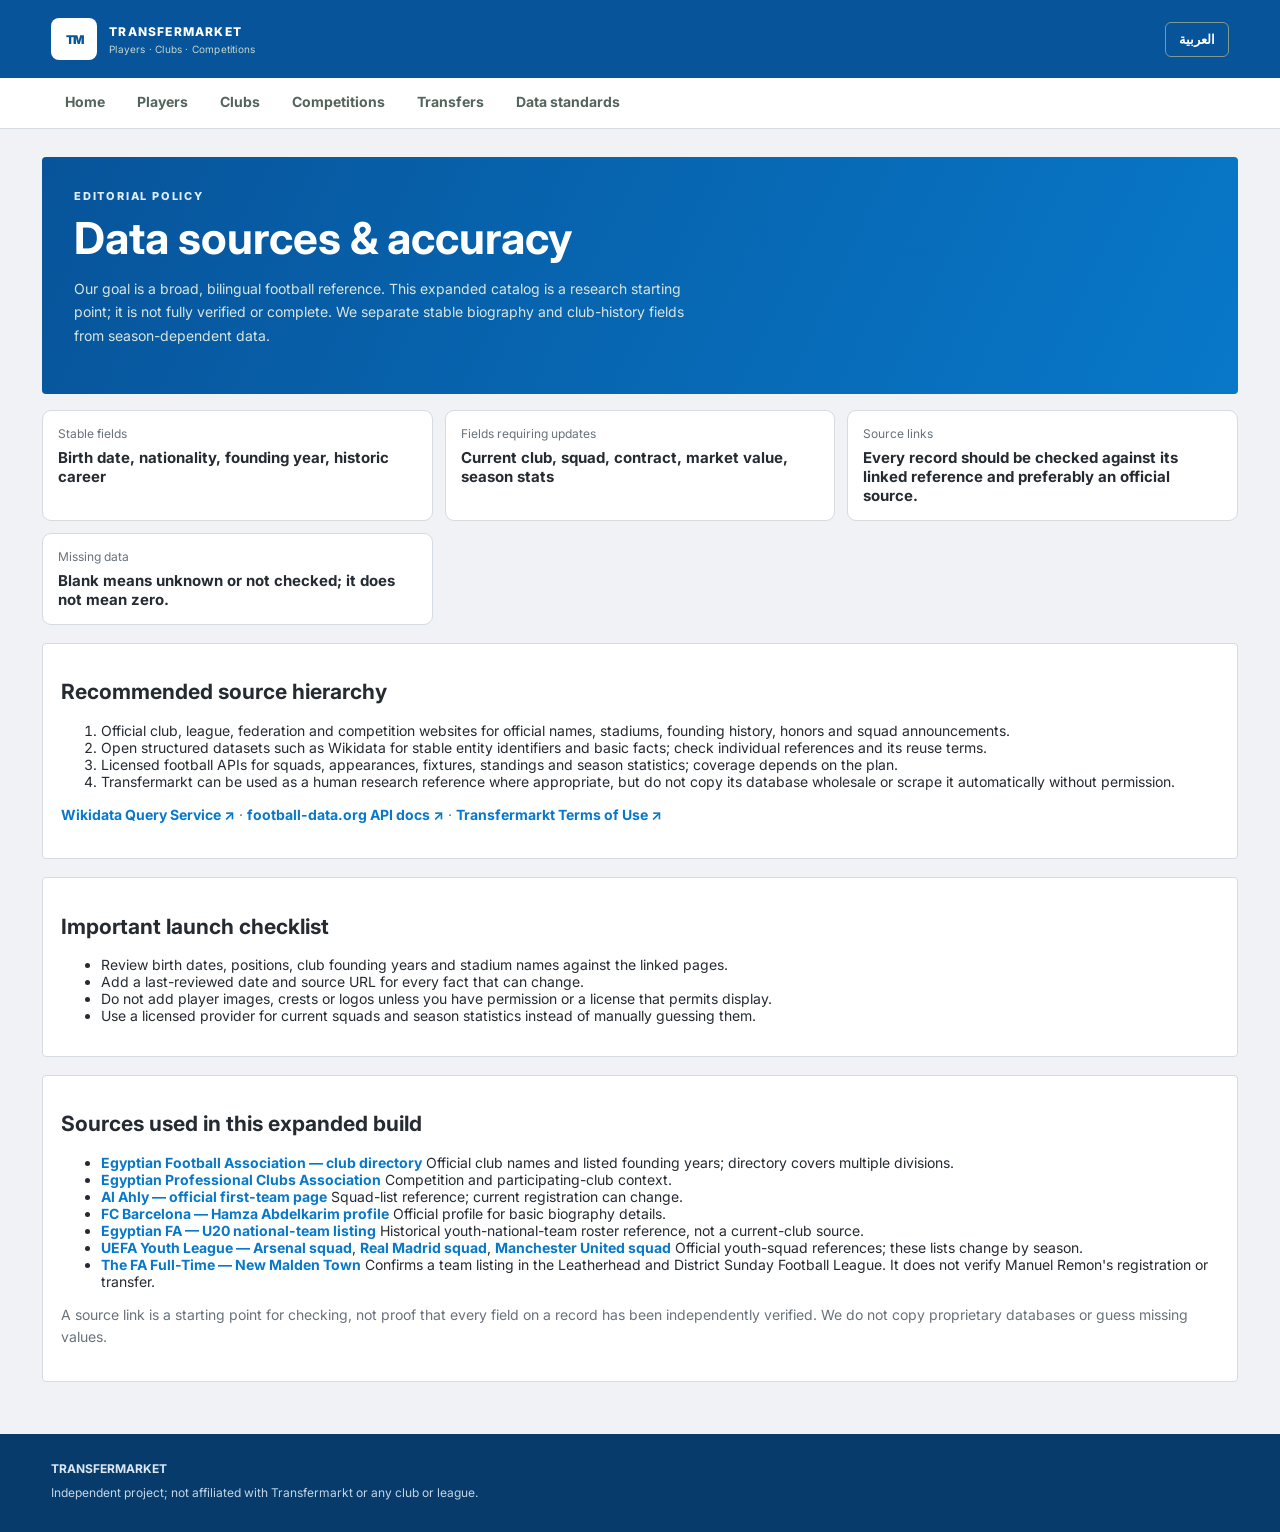
<file: sources.html>
<!doctype html><html lang="en"><head><meta charset="utf-8"><meta name="viewport" content="width=device-width, initial-scale=1"><meta name="description" content="Data sourcing, accuracy, licensing and editorial standards for Transfermarket."><title>Data Sources | Transfermarket</title><link rel="stylesheet" href="assets/css/style.css"></head><body data-page="sources"><header class="topbar"><a class="brand" href="index.html"><span class="brand-mark">TM</span><span><b>TRANSFERMARKET</b><small>Players · Clubs · Competitions</small></span></a><button id="lang-toggle" class="lang-btn" type="button">العربية</button></header><nav class="nav"><a href="index.html" data-en="Home" data-ar="الرئيسية">Home</a><a href="players.html" data-en="Players" data-ar="اللاعبون">Players</a><a href="clubs.html" data-en="Clubs" data-ar="الأندية">Clubs</a><a href="competitions.html" data-en="Competitions" data-ar="البطولات">Competitions</a><a href="transfers.html" data-en="Transfers" data-ar="الانتقالات">Transfers</a><a href="sources.html" data-en="Data standards" data-ar="معايير البيانات">Data standards</a></nav><main class="container"><section class="hero"><div><div class="eyebrow">EDITORIAL POLICY</div><h1 data-en="Data sources & accuracy" data-ar="مصادر البيانات ودقتها">Data sources & accuracy</h1><p data-en="Our goal is a broad, bilingual football reference. This expanded catalog is a research starting point; it is not fully verified or complete. We separate stable biography and club-history fields from season-dependent data." data-ar="هدفنا بناء مرجع كروي واسع بلغتين. هذا الفهرس الموسّع نقطة بداية للبحث وليس قاعدة مكتملة أو متحققة بالكامل. نفصل بين المعلومات التاريخية الثابتة والبيانات التي تتغير حسب الموسم.">Our goal is a broad, bilingual football reference. This expanded catalog is a research starting point; it is not fully verified or complete. We separate stable biography and club-history fields from season-dependent data.</p></div></section><section class="detail-grid"><div class="detail"><span data-en="Stable fields" data-ar="الحقول الثابتة">Stable fields</span><strong data-en="Birth date, nationality, founding year, historic career" data-ar="تاريخ الميلاد، الجنسية، سنة التأسيس، المسيرة التاريخية">Birth date, nationality, founding year, historic career</strong></div><div class="detail"><span data-en="Fields requiring updates" data-ar="حقول تحتاج تحديثًا">Fields requiring updates</span><strong data-en="Current club, squad, contract, market value, season stats" data-ar="النادي الحالي، الفريق، العقد، القيمة السوقية، إحصائيات الموسم">Current club, squad, contract, market value, season stats</strong></div><div class="detail"><span data-en="Source links" data-ar="روابط المصادر">Source links</span><strong data-en="Every record should be checked against its linked reference and preferably an official source." data-ar="يجب مراجعة كل سجل مقابل مصدره، ويفضل مقارنته بمصدر رسمي.">Every record should be checked against its linked reference and preferably an official source.</strong></div><div class="detail"><span data-en="Missing data" data-ar="البيانات الناقصة">Missing data</span><strong data-en="Blank means unknown or not checked; it does not mean zero." data-ar="الخانة الفارغة تعني أن المعلومة غير معروفة أو لم تُراجع، ولا تعني صفرًا.">Blank means unknown or not checked; it does not mean zero.</strong></div></section><section class="card" style="margin-top:18px"><h2 data-en="Recommended source hierarchy" data-ar="ترتيب المصادر المقترح">Recommended source hierarchy</h2><ol><li data-en="Official club, league, federation and competition websites for official names, stadiums, founding history, honors and squad announcements." data-ar="المواقع الرسمية للأندية والدوريات والاتحادات والبطولات للأسماء الرسمية والملاعب والتاريخ والألقاب وإعلانات الفرق.">Official club, league, federation and competition websites for official names, stadiums, founding history, honors and squad announcements.</li><li data-en="Open structured datasets such as Wikidata for stable entity identifiers and basic facts; check individual references and its reuse terms." data-ar="قواعد البيانات المفتوحة مثل Wikidata للمعرّفات والحقائق الأساسية؛ راجع مراجع كل معلومة وشروط إعادة الاستخدام.">Open structured datasets such as Wikidata for stable entity identifiers and basic facts; check individual references and its reuse terms.</li><li data-en="Licensed football APIs for squads, appearances, fixtures, standings and season statistics; coverage depends on the plan." data-ar="واجهات بيانات كروية مرخّصة لقوائم الفرق والمشاركات والمباريات والترتيب والإحصائيات؛ التغطية تعتمد على الخطة.">Licensed football APIs for squads, appearances, fixtures, standings and season statistics; coverage depends on the plan.</li><li data-en="Transfermarkt can be used as a human research reference where appropriate, but do not copy its database wholesale or scrape it automatically without permission." data-ar="يمكن الرجوع إلى Transfermarkt يدويًا عند الملاءمة، لكن لا تنسخ قاعدة بياناته كاملة ولا تجمع بياناته آليًا دون إذن.">Transfermarkt can be used as a human research reference where appropriate, but do not copy its database wholesale or scrape it automatically without permission.</li></ol><p><a href="https://www.wikidata.org/wiki/Wikidata:SPARQL_query_service/en" target="_blank" rel="noopener">Wikidata Query Service ↗</a> · <a href="https://www.football-data.org/documentation/api" target="_blank" rel="noopener">football-data.org API docs ↗</a> · <a href="https://www.transfermarkt.co.uk/intern/anb" target="_blank" rel="noopener">Transfermarkt Terms of Use ↗</a></p></section><section class="card" style="margin-top:18px"><h2 data-en="Important launch checklist" data-ar="قائمة مهمة قبل الإطلاق">Important launch checklist</h2><ul><li data-en="Review birth dates, positions, club founding years and stadium names against the linked pages." data-ar="راجع تواريخ الميلاد والمراكز وسنوات تأسيس الأندية وأسماء الملاعب مقابل المصادر المرتبطة.">Review birth dates, positions, club founding years and stadium names against the linked pages.</li><li data-en="Add a last-reviewed date and source URL for every fact that can change." data-ar="أضف تاريخ آخر مراجعة ورابط المصدر لكل معلومة قابلة للتغيير.">Add a last-reviewed date and source URL for every fact that can change.</li><li data-en="Do not add player images, crests or logos unless you have permission or a license that permits display." data-ar="لا تضف صور اللاعبين أو شعارات الأندية إلا إذا كان لديك إذن أو ترخيص يسمح بعرضها.">Do not add player images, crests or logos unless you have permission or a license that permits display.</li><li data-en="Use a licensed provider for current squads and season statistics instead of manually guessing them." data-ar="استخدم مزود بيانات مرخصًا لقوائم الفرق وإحصائيات الموسم بدل التخمين.">Use a licensed provider for current squads and season statistics instead of manually guessing them.</li></ul></section><section class="card" style="margin-top:18px"><h2 data-en="Sources used in this expanded build" data-ar="المصادر المستخدمة في هذه النسخة الموسّعة">Sources used in this expanded build</h2><ul>
<li><a href="https://www.efa.com.eg/ar/%D8%A3%D9%86%D8%AF%D9%8A%D8%A9/" target="_blank" rel="noopener">Egyptian Football Association — club directory</a><span data-en=" Official club names and listed founding years; directory covers multiple divisions." data-ar=" أسماء الأندية وسنوات التأسيس الواردة؛ الدليل يشمل أكثر من درجة."> Official club names and listed founding years; directory covers multiple divisions.</span></li>
<li><a href="https://egyptianproleague.com/" target="_blank" rel="noopener">Egyptian Professional Clubs Association</a><span data-en=" Competition and participating-club context." data-ar=" معلومات المسابقات والأندية المشاركة."> Competition and participating-club context.</span></li>
<li><a href="https://www.alahlyegypt.com/en/football/first-team" target="_blank" rel="noopener">Al Ahly — official first-team page</a><span data-en=" Squad-list reference; current registration can change." data-ar=" مرجع لقائمة الفريق؛ التسجيل الحالي قد يتغير."> Squad-list reference; current registration can change.</span></li>
<li><a href="https://www.fcbarcelona.com/en/football/barca-b/players/4573320/abdelkarim" target="_blank" rel="noopener">FC Barcelona — Hamza Abdelkarim profile</a><span data-en=" Official profile for basic biography details." data-ar=" ملف رسمي للمعلومات الأساسية عن اللاعب."> Official profile for basic biography details.</span></li>
<li><a href="https://efa.com.eg/ar/بطولة-افريقيا-للشباب-تحت-20-سنة/منتخب-مصر/" target="_blank" rel="noopener">Egyptian FA — U20 national-team listing</a><span data-en=" Historical youth-national-team roster reference, not a current-club source." data-ar=" مرجع تاريخي لقائمة منتخب الشباب، وليس مصدرًا للنادي الحالي."> Historical youth-national-team roster reference, not a current-club source.</span></li>
<li><a href="https://www.uefa.com/uefayouthleague/clubs/2605532--arsenal/squad/" target="_blank" rel="noopener">UEFA Youth League — Arsenal squad</a>, <a href="https://www.uefa.com/uefayouthleague/clubs/2605448/squad/" target="_blank" rel="noopener">Real Madrid squad</a>, <a href="https://www.uefa.com/uefayouthleague/clubs/2605444/squad/" target="_blank" rel="noopener">Manchester United squad</a><span data-en=" Official youth-squad references; these lists change by season." data-ar=" مراجع رسمية لفرق الشباب؛ القوائم تتغير حسب الموسم."> Official youth-squad references; these lists change by season.</span></li>
<li><a href="https://fulltime.thefa.com/displayTeam.html?divisionseason=296266414&amp;teamID=83093023" target="_blank" rel="noopener">The FA Full-Time — New Malden Town</a><span data-en=" Confirms a team listing in the Leatherhead and District Sunday Football League. It does not verify Manuel Remon's registration or transfer." data-ar=" يؤكد وجود صفحة للفريق في دوري ليذرهيد وديستريكت يوم الأحد، لكنه لا يؤكد تسجيل مانويل ريمون أو انتقاله."> Confirms a team listing in the Leatherhead and District Sunday Football League. It does not verify Manuel Remon's registration or transfer.</span></li>
</ul><p class="muted" data-en="A source link is a starting point for checking, not proof that every field on a record has been independently verified. We do not copy proprietary databases or guess missing values." data-ar="رابط المصدر بداية للمراجعة، وليس دليلًا على التحقق المستقل من كل حقل. لا ننسخ قواعد بيانات مملوكة ولا نخمن البيانات الناقصة.">A source link is a starting point for checking, not proof that every field on a record has been independently verified. We do not copy proprietary databases or guess missing values.</p></section></main><footer><div><strong>TRANSFERMARKET</strong><p data-en="Independent project; not affiliated with Transfermarkt or any club or league." data-ar="مشروع مستقل، غير تابع لـ Transfermarkt أو أي نادٍ أو دوري.">Independent project; not affiliated with Transfermarkt or any club or league.</p></div></footer><script src="assets/js/app.js"></script></body></html>
</file>
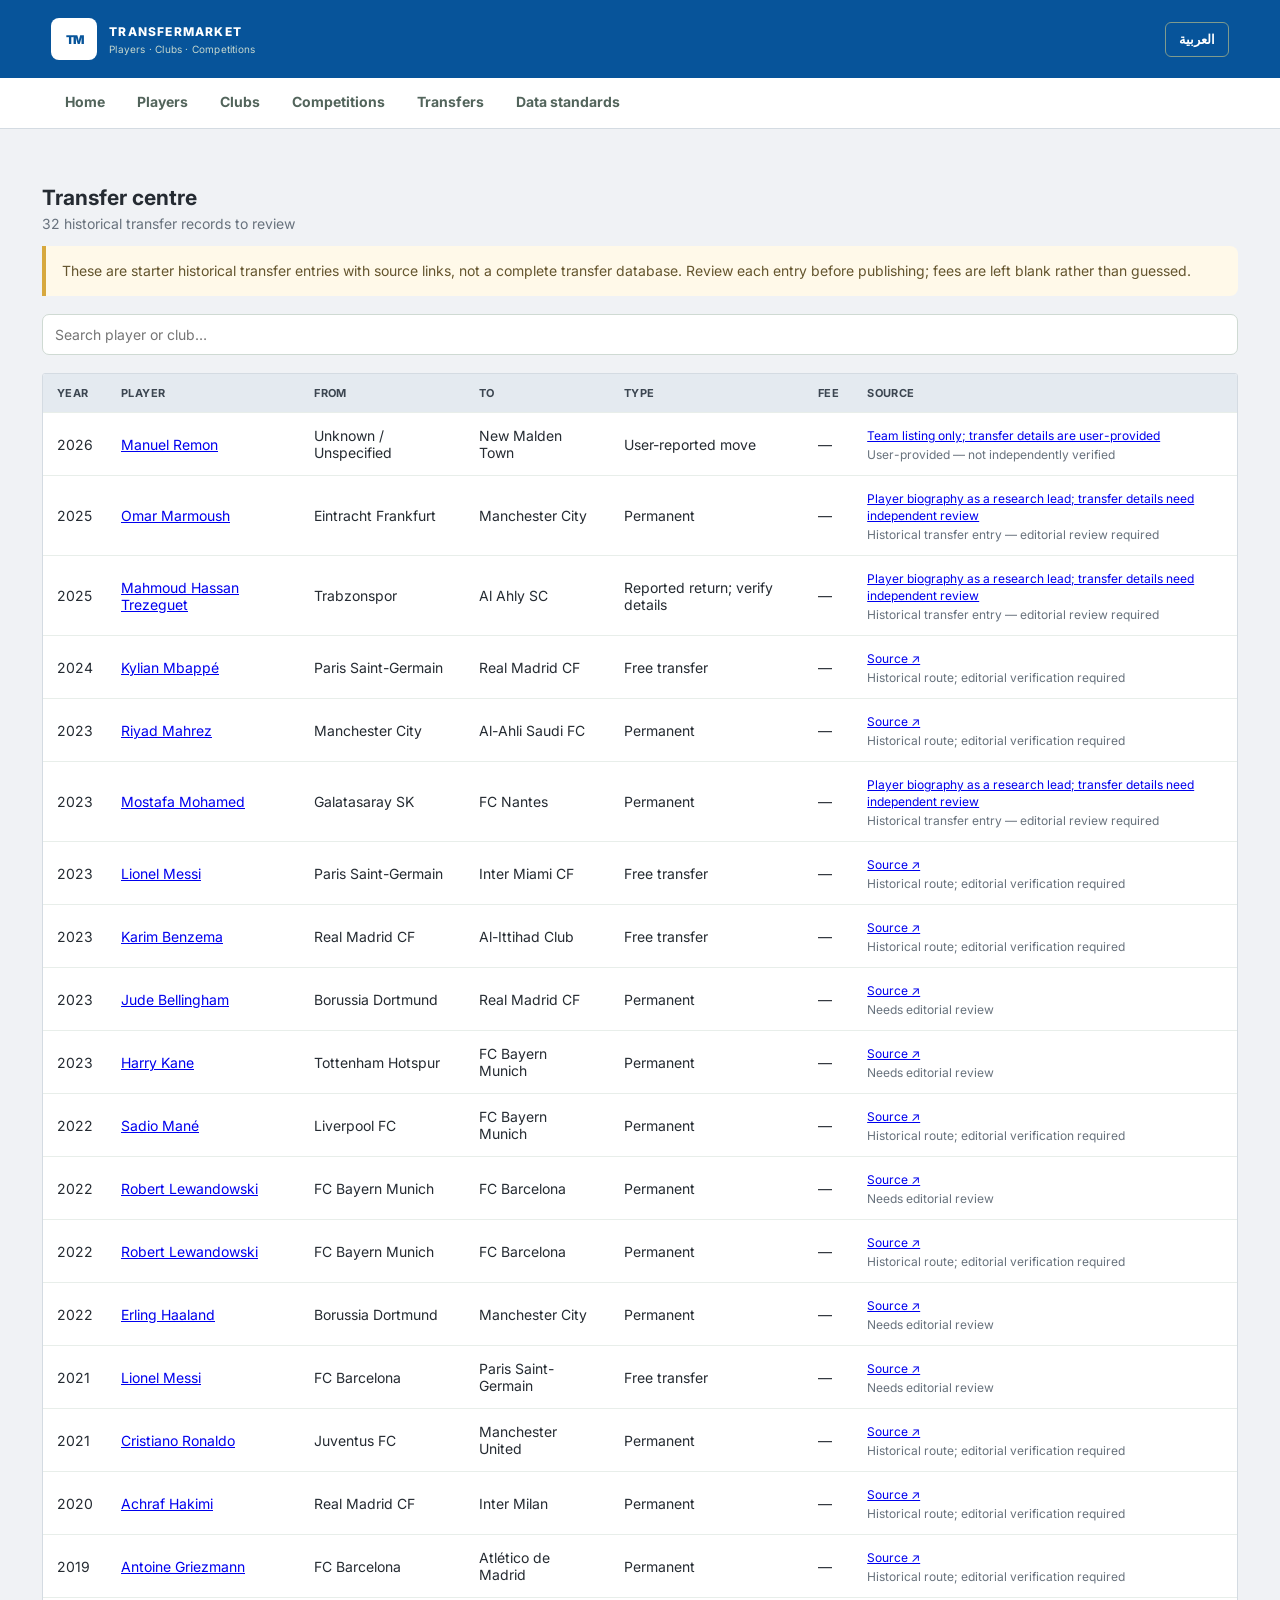
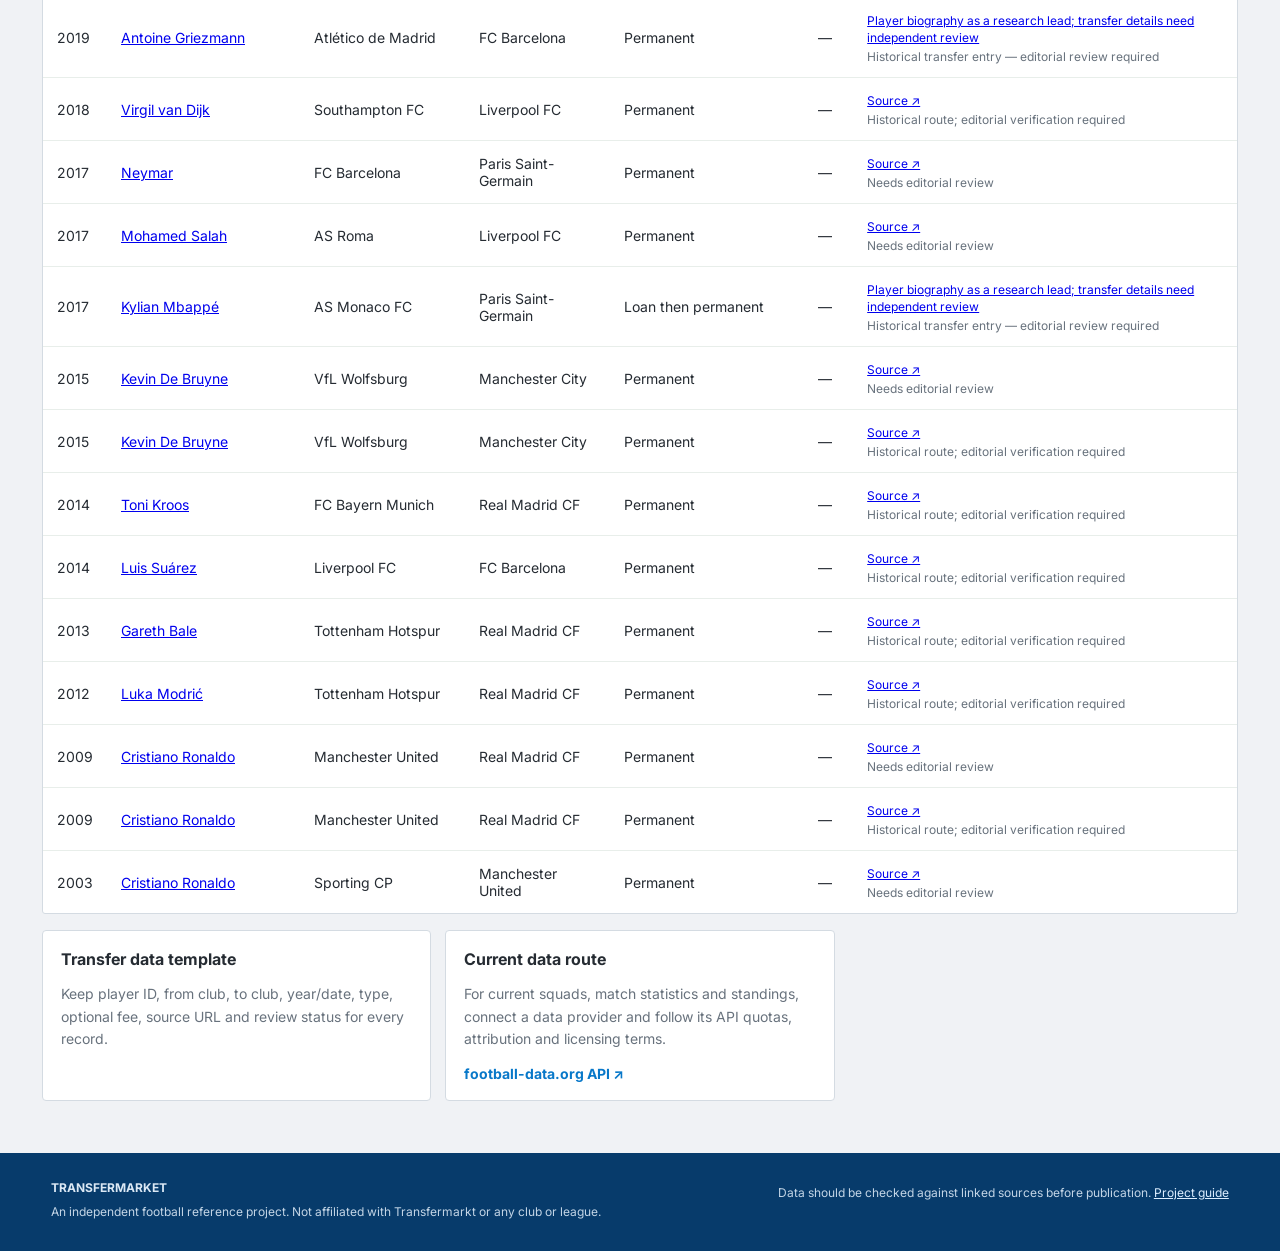
<file: transfers.html>
<!doctype html><html lang="en"><head><meta charset="utf-8"><meta name="viewport" content="width=device-width, initial-scale=1"><meta name="description" content="Transfermarket — bilingual football player, club, competition and transfer reference."><meta name="theme-color" content="#0b4f91"><title>Transfers | Transfermarket</title><link rel="stylesheet" href="assets/css/style.css"></head><body data-page="transfers"><header class="topbar"><a class="brand" href="index.html"><span class="brand-mark">TM</span><span><b>TRANSFERMARKET</b><small>Players · Clubs · Competitions</small></span></a><button id="lang-toggle" class="lang-btn" type="button">العربية</button></header><nav class="nav"><a href="index.html" data-en="Home" data-ar="الرئيسية">Home</a><a href="players.html" data-en="Players" data-ar="اللاعبون">Players</a><a href="clubs.html" data-en="Clubs" data-ar="الأندية">Clubs</a><a href="competitions.html" data-en="Competitions" data-ar="البطولات">Competitions</a><a href="transfers.html" data-en="Transfers" data-ar="الانتقالات">Transfers</a><a href="sources.html" data-en="Data standards" data-ar="معايير البيانات">Data standards</a></nav><main id="app" class="container"><div class="loading">Loading football data…</div></main><footer><div><strong>TRANSFERMARKET</strong><p data-en="An independent football reference project. Not affiliated with Transfermarkt or any club or league." data-ar="مشروع مستقل للمعلومات الكروية، غير تابع لموقع Transfermarkt أو أي نادٍ أو دوري.">An independent football reference project. Not affiliated with Transfermarkt or any club or league.</p></div><p>Data should be checked against linked sources before publication. <a href="README.md">Project guide</a></p></footer><script src="assets/js/app.js"></script></body></html>
</file>
<file: assets/css/style.css>
@import url('https://fonts.googleapis.com/css2?family=Inter:wght@400;500;600;700;800&family=Cairo:wght@400;500;600;700;800&display=swap');
:root{--green:#07549a;--green2:#0878c9;--lime:#dceeff;--ink:#252b32;--muted:#68727d;--line:#d4dbe2;--paper:#f0f2f5;--white:#fff;--blue:#e7f1fa}*{box-sizing:border-box}body{margin:0;background:var(--paper);color:var(--ink);font-family:Inter,Arial,sans-serif;font-size:14px}body[dir=rtl]{font-family:Cairo,Arial,sans-serif}.topbar{background:#07549a;color:#fff;display:flex;align-items:center;justify-content:space-between;padding:18px max(4vw,18px);gap:16px}.brand{display:flex;gap:12px;align-items:center;color:white;text-decoration:none;font-size:12px;letter-spacing:1.2px}.brand b{font-weight:800}.brand small{display:block;color:#c5d7ce;letter-spacing:.2px;margin-top:4px;font-size:10px}.brand-mark{display:grid;place-items:center;background:#fff;color:#07549a;font-weight:900;border-radius:8px;width:46px;height:42px;letter-spacing:-1px}.lang-btn{border:1px solid #7f9b8d;background:transparent;color:white;border-radius:6px;padding:9px 13px;cursor:pointer;font-weight:700}.nav{display:flex;gap:4px;padding:0 max(4vw,18px);background:#fff;border-bottom:1px solid var(--line);overflow-x:auto}.nav a{padding:15px 14px;color:#52645b;text-decoration:none;white-space:nowrap;font-weight:700;border-bottom:3px solid transparent}.nav a:hover{border-bottom-color:#0878c9;color:#07549a}.container{max-width:1240px;margin:0 auto;padding:28px 22px 52px;min-height:65vh}.hero{background:linear-gradient(115deg,#07549a,#0878c9);color:white;border-radius:4px;padding:32px;display:grid;grid-template-columns:1.5fr 1fr;gap:24px;align-items:center;overflow:hidden}.eyebrow{text-transform:uppercase;letter-spacing:1.8px;color:#dceeff;font-size:11px;font-weight:800}.hero h1{font-size:clamp(28px,4vw,44px);line-height:1.08;margin:12px 0}.hero p{color:#d7e6df;line-height:1.7;max-width:620px}.hero-actions{display:flex;gap:10px;flex-wrap:wrap;margin-top:20px}.btn{display:inline-flex;align-items:center;justify-content:center;border:0;border-radius:4px;padding:11px 16px;background:#dceeff;color:#07549a;font-weight:800;text-decoration:none;cursor:pointer}.btn.secondary{background:#ffffff16;border:1px solid #a7c4b6;color:white}.stats{display:grid;grid-template-columns:repeat(2,1fr);gap:10px}.stat{background:#ffffff12;border:1px solid #ffffff24;border-radius:10px;padding:17px}.stat strong{font-size:26px;display:block}.stat span{color:#d7e6df;font-size:12px}.section-head{display:flex;justify-content:space-between;align-items:end;gap:12px;margin:28px 0 14px}.section-head h2{margin:0;font-size:21px}.section-head p{margin:5px 0 0;color:var(--muted)}.cards{display:grid;grid-template-columns:repeat(3,minmax(0,1fr));gap:14px}.card{background:white;border:1px solid var(--line);border-radius:4px;padding:18px;min-width:0}.card h3{margin:0 0 8px;font-size:16px}.card p{color:var(--muted);line-height:1.6}.card a{color:var(--green2);font-weight:700;text-decoration:none}.feature-icon{display:grid;place-items:center;background:#e8f1ed;color:var(--green);font-size:20px;font-weight:900;width:42px;height:42px;border-radius:9px;margin-bottom:14px}.toolbar{display:flex;gap:10px;flex-wrap:wrap;margin:18px 0}.field{border:1px solid #cfdad3;border-radius:7px;padding:11px 12px;background:white;color:var(--ink);min-width:170px;font:inherit}.field.search{flex:1;min-width:240px}.table-wrap{overflow:auto;border:1px solid var(--line);border-radius:3px;background:white}.data-table{border-collapse:collapse;width:100%;min-width:700px;text-align:left}.data-table th{background:#e4eaf0;color:#3c4651;font-size:11px;text-transform:uppercase;letter-spacing:.4px;padding:12px 14px;white-space:nowrap}.data-table td{padding:13px 14px;border-top:1px solid #e8eeea;vertical-align:middle}.data-table tr:hover td{background:#f8fbf9}.person-cell{display:flex;align-items:center;gap:10px;min-width:180px}.avatar{width:38px;height:38px;display:grid;place-items:center;border-radius:50%;background:#dceeff;color:#07549a;font-weight:900;flex-shrink:0}.person-cell a{font-weight:800;color:var(--ink);text-decoration:none}.sub{display:block;color:var(--muted);font-size:12px;margin-top:4px}.tag{display:inline-block;background:#e3f0fb;color:#07549a;border-radius:5px;padding:4px 7px;font-size:11px;font-weight:700}.muted{color:var(--muted)}.notice{border-left:4px solid #d7a83d;background:#fff9e9;padding:14px 16px;border-radius:0 8px 8px 0;line-height:1.6;color:#64552e}.profile-head{background:white;border:1px solid var(--line);border-radius:13px;padding:25px;display:flex;gap:20px;align-items:center}.profile-avatar{width:94px;height:94px;display:grid;place-items:center;background:#07549a;color:#fff;font-size:30px;font-weight:900;border-radius:14px;flex-shrink:0}.profile-head h1{margin:0 0 8px;font-size:30px}.profile-head p{color:var(--muted);margin:5px 0}.detail-grid{display:grid;grid-template-columns:repeat(3,minmax(0,1fr));gap:12px;margin-top:16px}.detail{background:white;border:1px solid var(--line);padding:15px;border-radius:9px}.detail span{display:block;color:var(--muted);font-size:12px;margin-bottom:7px}.detail strong{font-size:15px}.empty{padding:30px;text-align:center;color:var(--muted)}footer{background:#073b6b;color:#dbe8f4;padding:25px max(4vw,18px);display:flex;justify-content:space-between;gap:25px;flex-wrap:wrap;font-size:12px;line-height:1.6}footer p{margin:5px 0;color:#c3d5e6}footer a{color:#dceeff}.source-link{font-size:12px}.ltr{direction:ltr;text-align:left}body[dir=rtl] .data-table{text-align:right}body[dir=rtl] .notice{border-left:0;border-right:4px solid #d7a83d;border-radius:8px 0 0 8px}body[dir=rtl] .person-cell{flex-direction:row}body[dir=rtl] .hero{direction:rtl}body[dir=rtl] footer{direction:rtl}@media(max-width:800px){.hero{grid-template-columns:1fr;padding:24px}.cards{grid-template-columns:repeat(2,minmax(0,1fr))}.detail-grid{grid-template-columns:repeat(2,minmax(0,1fr))}.profile-head h1{font-size:24px}}@media(max-width:520px){.container{padding:18px 12px 38px}.cards{grid-template-columns:1fr}.detail-grid{grid-template-columns:1fr 1fr}.profile-head{align-items:flex-start;padding:17px;gap:14px}.profile-avatar{width:64px;height:64px;font-size:22px}.profile-head h1{font-size:21px}.field{width:100%;min-width:0}.field.search{min-width:100%}.stats{grid-template-columns:repeat(2,1fr)}.stat{padding:12px}.stat strong{font-size:22px}.brand{font-size:10px}}

/* Player photo support: show a verified image when available; keep initials as a graceful fallback. */
.photo-shell{position:relative;overflow:hidden;display:inline-grid;place-items:center;flex-shrink:0}.photo-shell.avatar{width:42px;height:42px;border-radius:50%;background:#dceeff;color:#07549a}.photo-shell.profile-avatar{width:118px;height:118px;border-radius:10px;background:#07549a;color:#fff;font-size:30px}.photo-initials{grid-area:1/1;z-index:0}.player-photo{position:absolute;inset:0;width:100%;height:100%;object-fit:cover;object-position:center;z-index:1;background:#e7f1fa}.player-photo.is-loaded{display:block}.person-cell .photo-shell{margin-right:1px}.profile-head .photo-shell{align-self:center}
@media(max-width:700px){.profile-head{align-items:flex-start;gap:14px;padding:17px}.photo-shell.profile-avatar{width:86px;height:86px;font-size:24px}.profile-head h1{font-size:24px}.detail-grid{grid-template-columns:repeat(2,minmax(0,1fr))}}

.club-card{min-width:0}.club-logo{width:76px;height:76px;border-radius:18px;background:#eef3f8;color:#23405f;display:flex;align-items:center;justify-content:center;font-weight:800;font-size:20px;overflow:hidden;margin-bottom:12px}.club-logo img{width:100%;height:100%;object-fit:contain;background:#fff}.club-logo span{display:block}.club-card h3{margin-top:0}.player-photo.is-loaded{object-fit:cover}.photo-shell{position:relative;overflow:hidden}.photo-initials{position:absolute;inset:0;display:flex;align-items:center;justify-content:center;z-index:0}.player-photo{position:relative;z-index:1}
</file>
